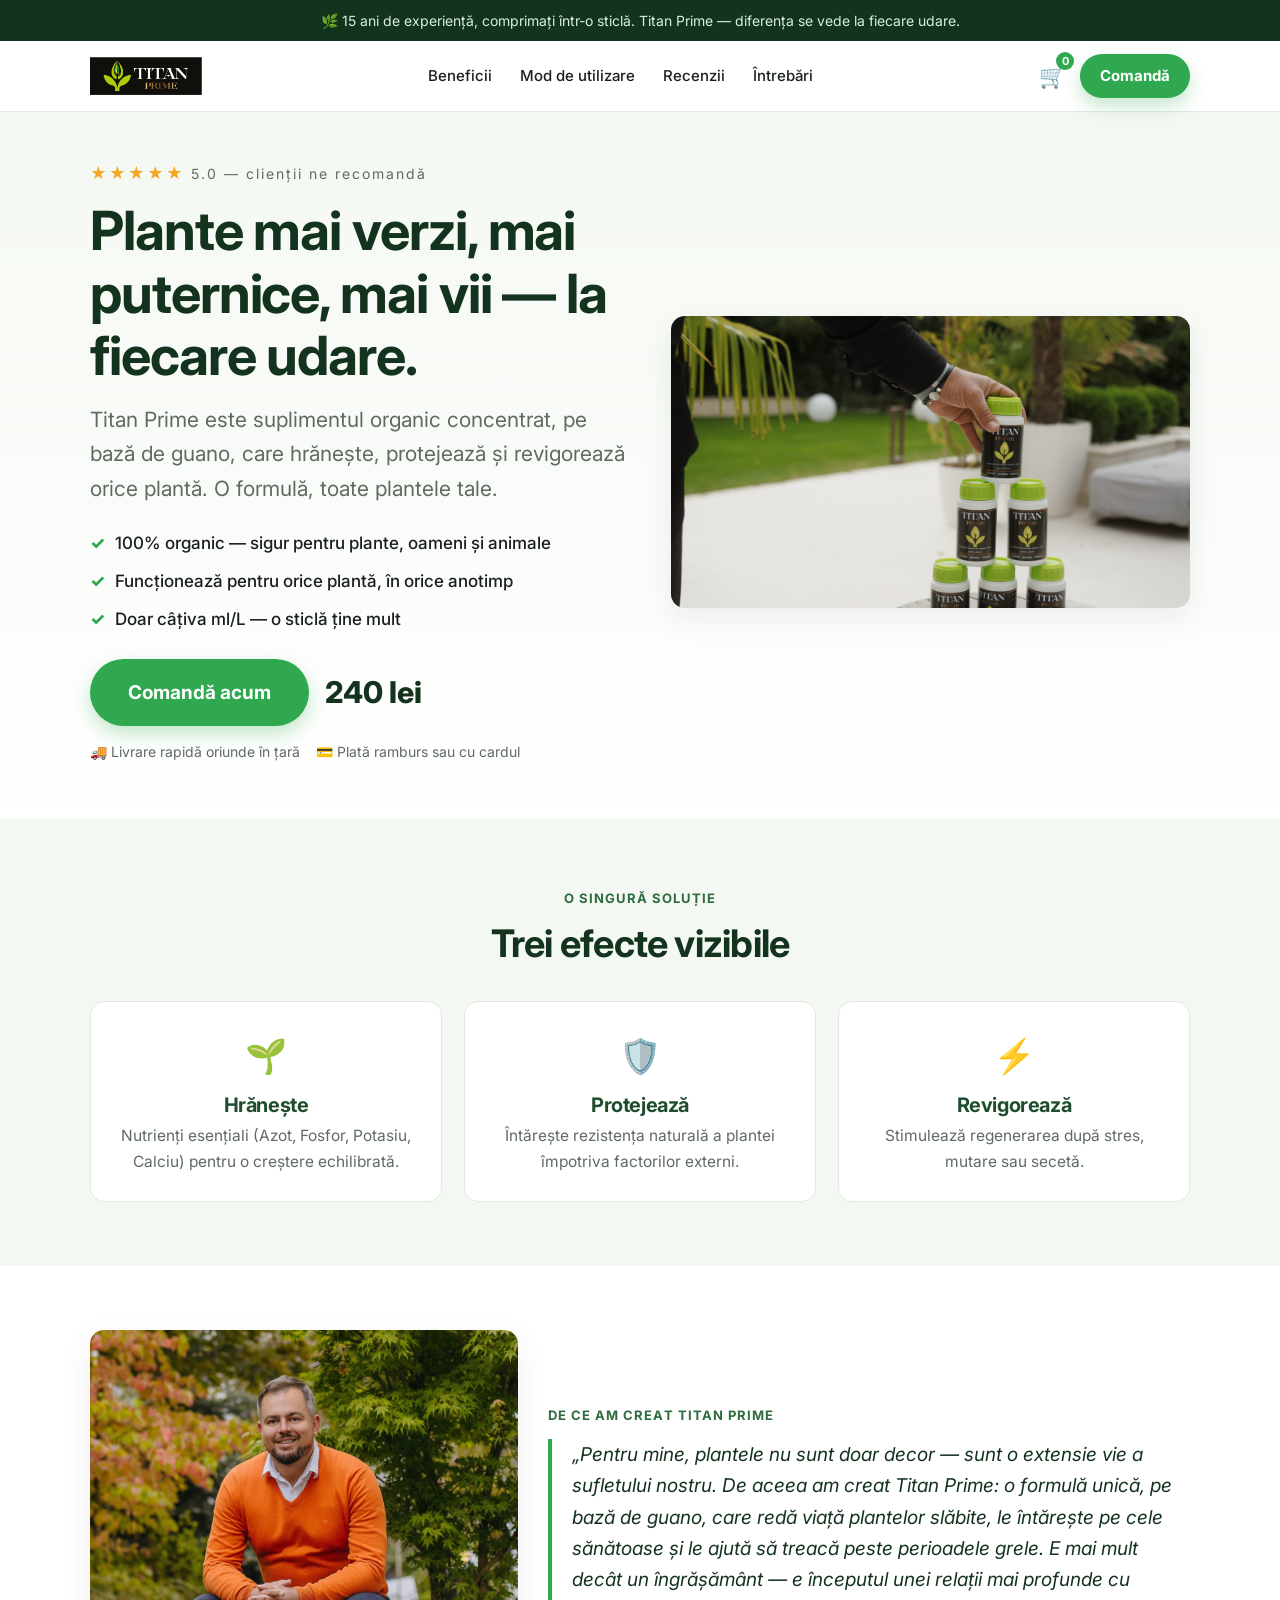
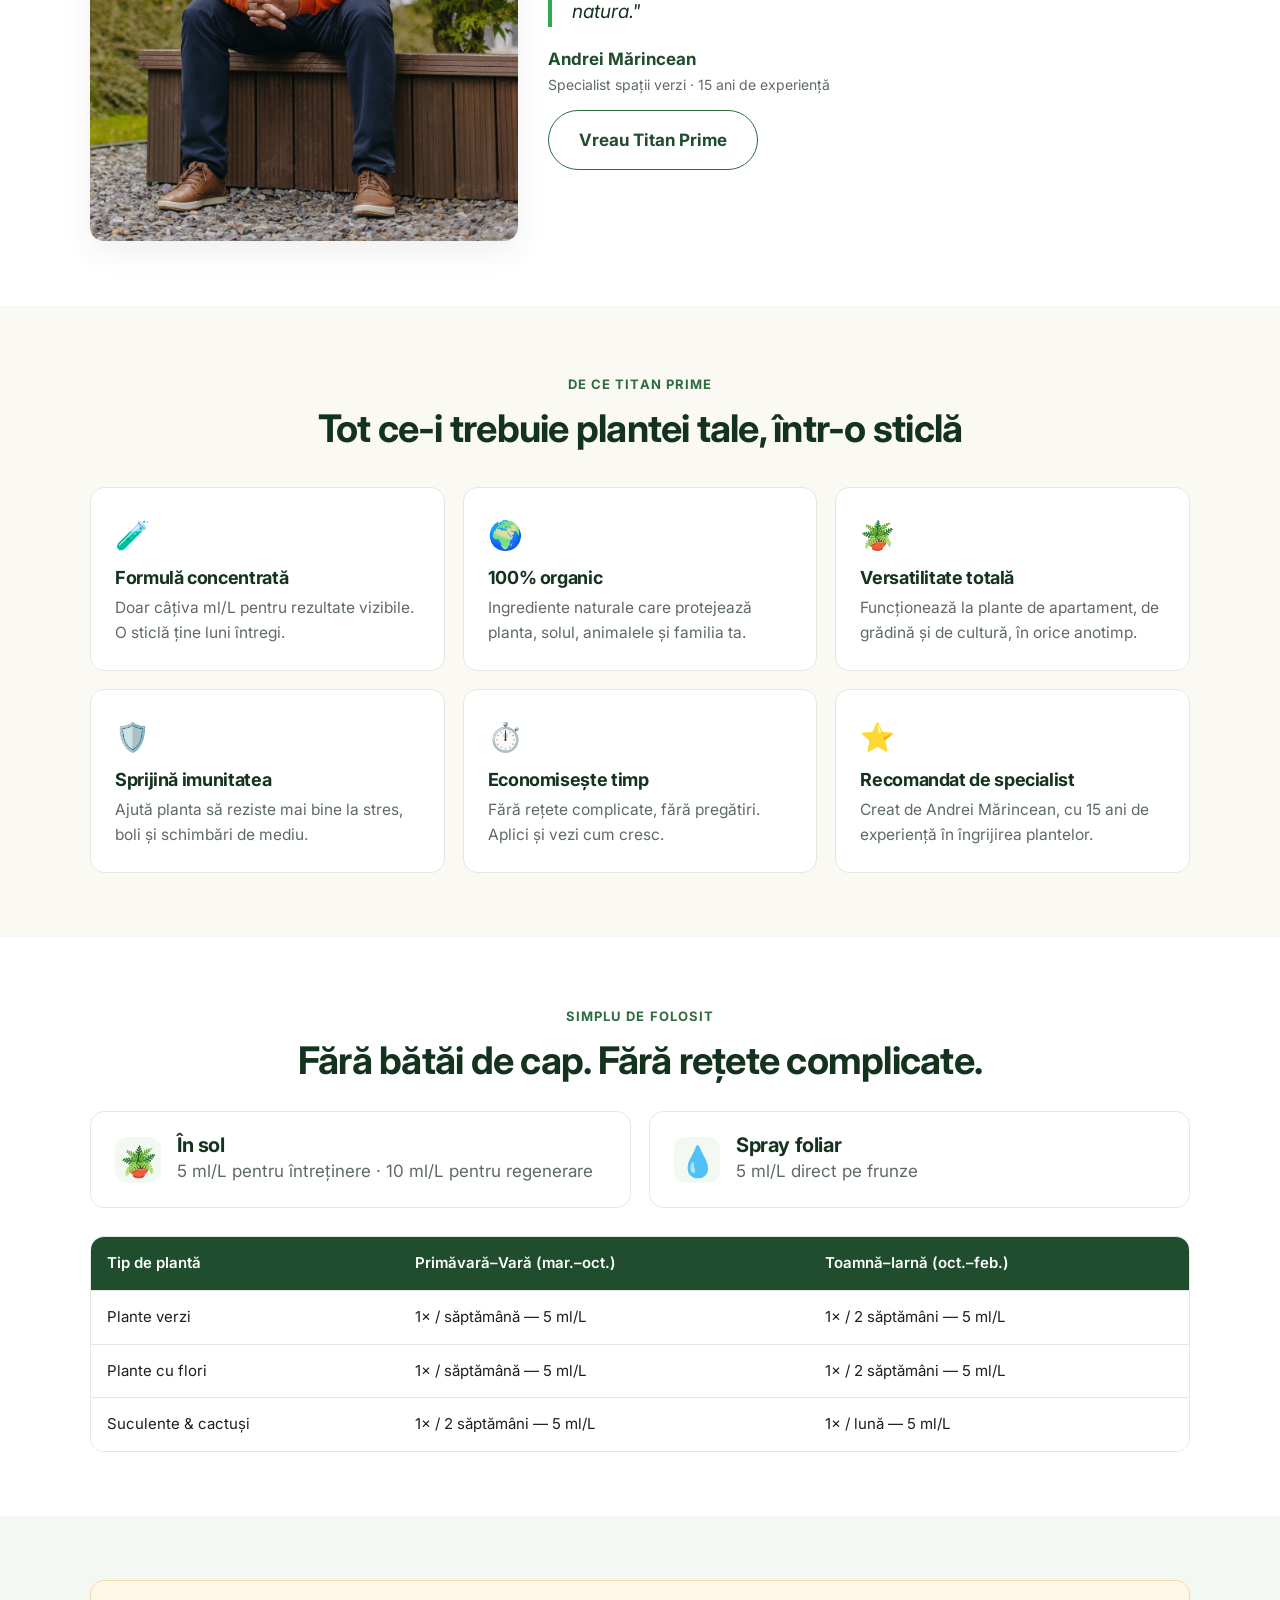
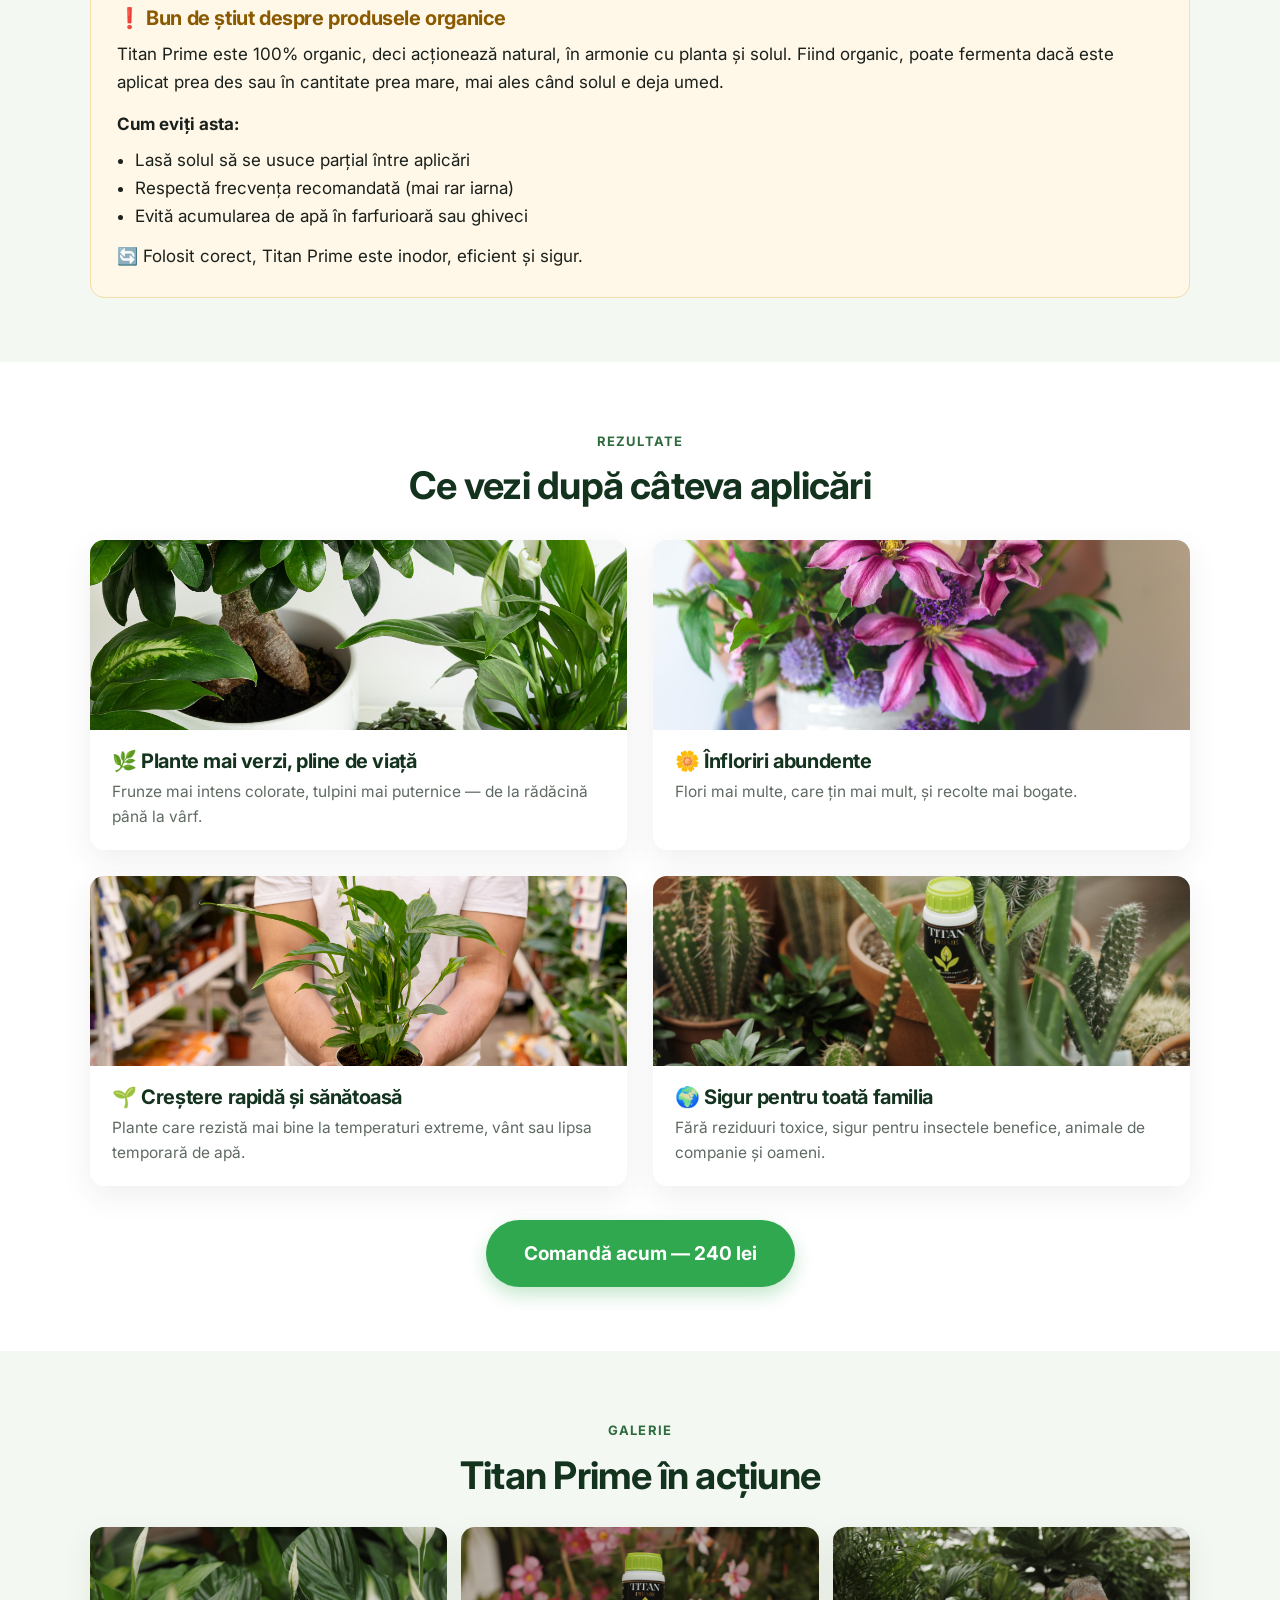
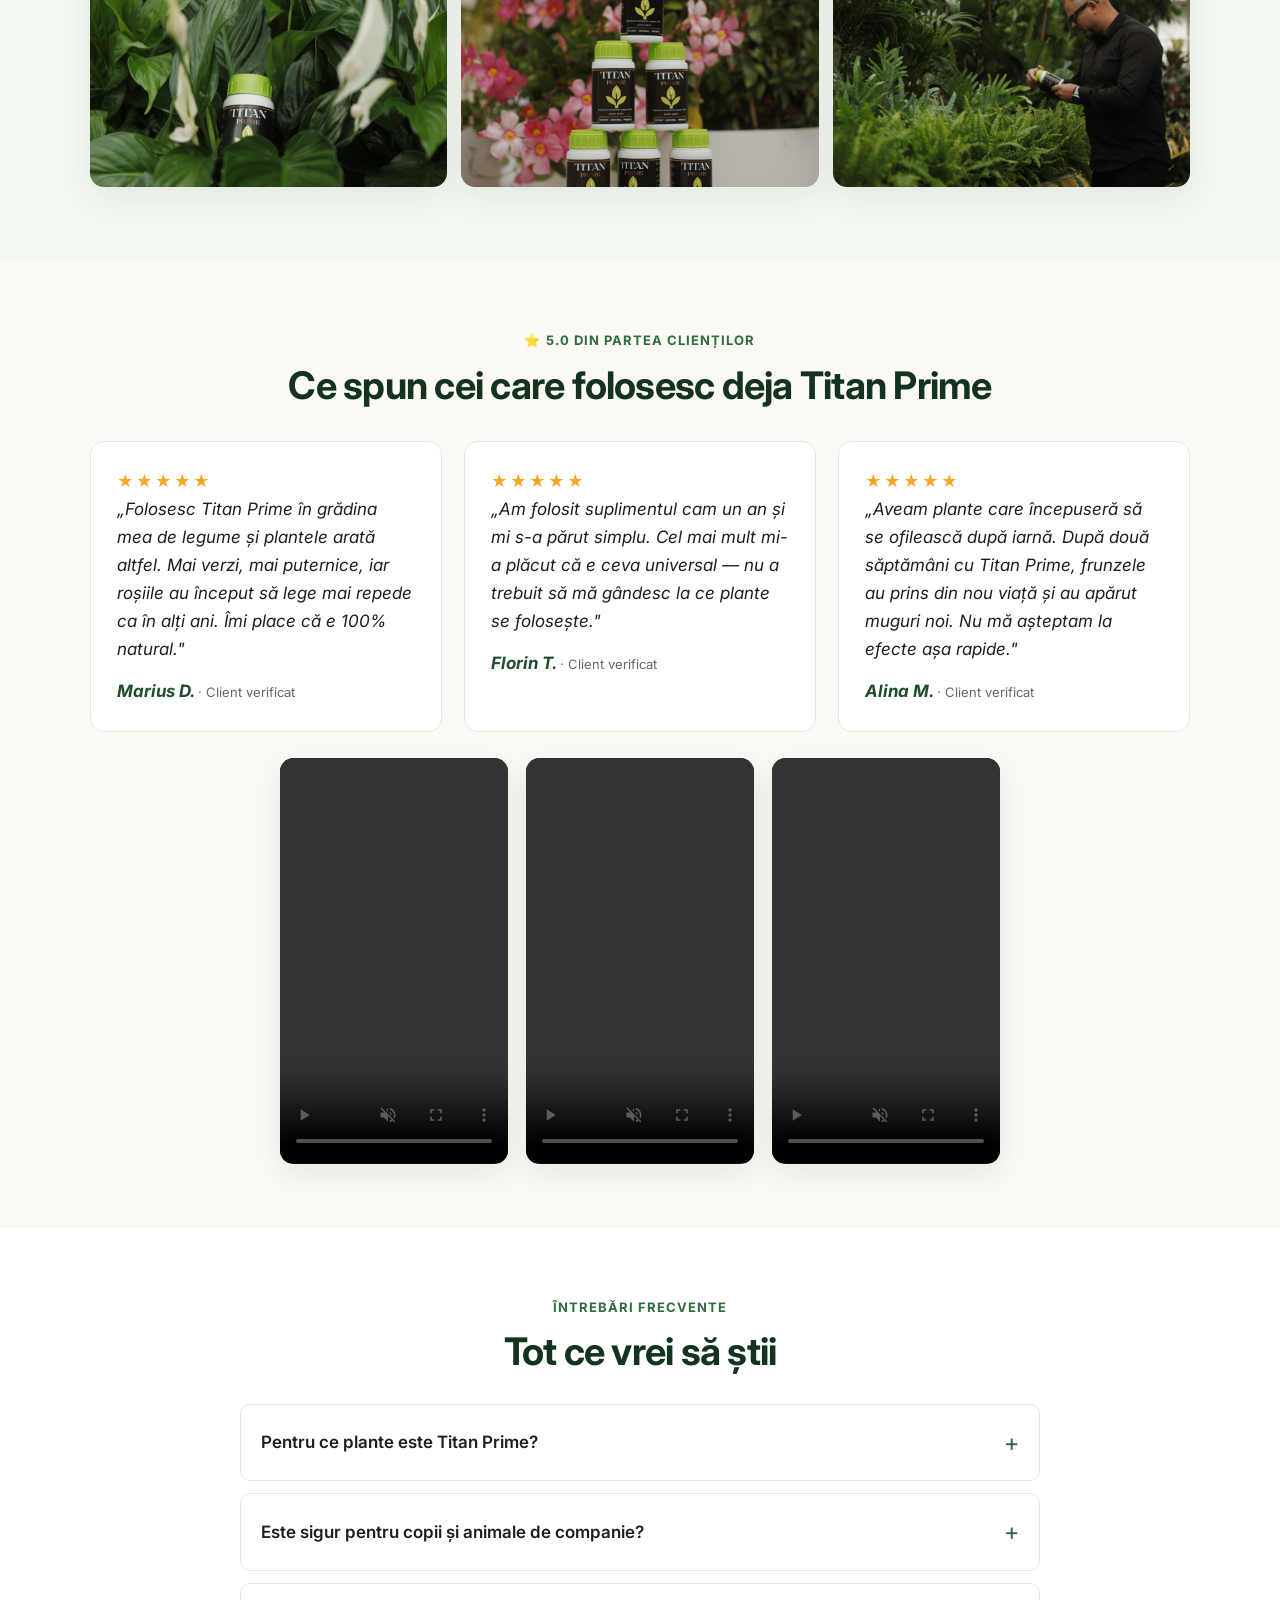
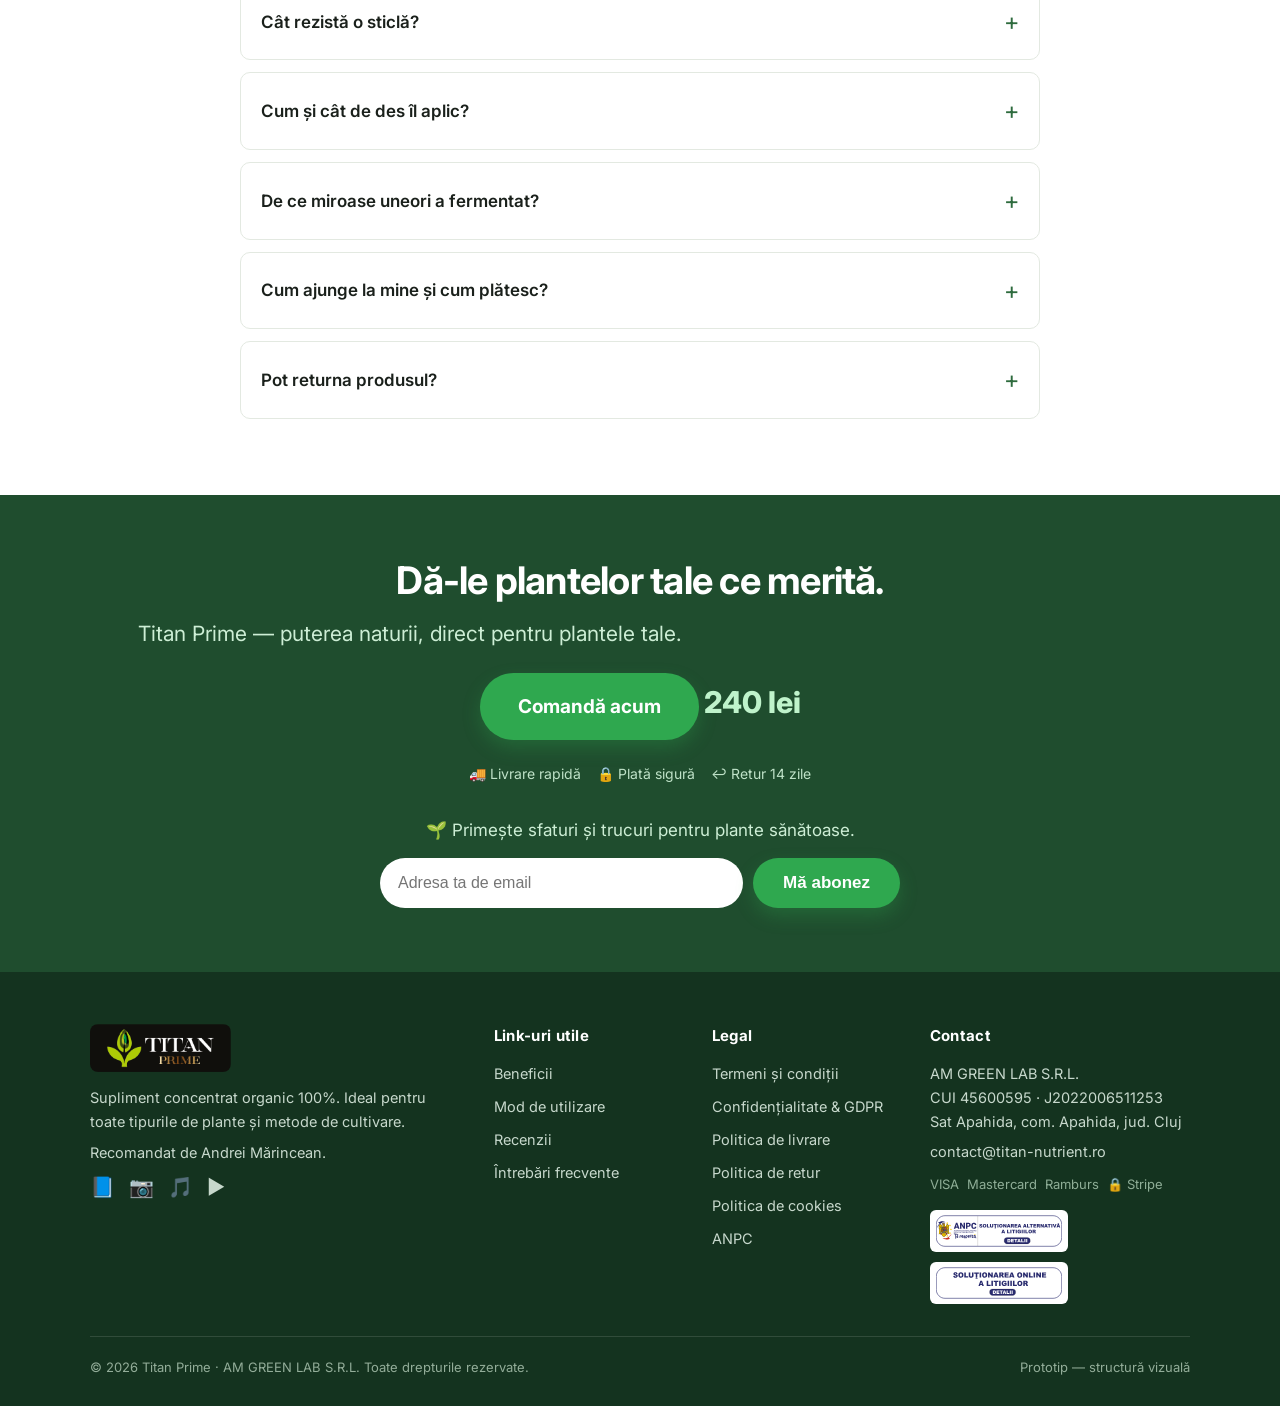
<file: index.html>
<!doctype html>
<html lang="ro">
<head>
  <meta charset="utf-8" />
  <meta name="viewport" content="width=device-width, initial-scale=1" />
  <title>Titan Prime — Supliment organic concentrat pentru plante | 100% natural</title>
  <meta name="description" content="Titan Prime, suplimentul organic pe bază de guano care hrănește, protejează și revigorează orice plantă. Recomandat de Andrei Mărincean. Livrare rapidă în toată țara." />
  <meta property="og:title" content="Titan Prime — puterea naturii, direct pentru plantele tale" />
  <meta property="og:description" content="Supliment organic concentrat 100%, pe bază de guano. Plante mai verzi, mai puternice, mai vii." />
  <meta property="og:image" content="assets/img/gallery-2.jpg" />
  <meta property="og:type" content="product" />
  <link rel="icon" href="data:image/svg+xml,%3Csvg xmlns='http://www.w3.org/2000/svg' viewBox='0 0 64 64'%3E%3Crect width='64' height='64' rx='14' fill='%231f4d2e'/%3E%3Ctext x='50%25' y='56%25' text-anchor='middle' font-family='Arial,sans-serif' font-size='30' font-weight='700' fill='%237bc043'%3ETP%3C/text%3E%3C/svg%3E" />
  <link rel="preconnect" href="https://fonts.googleapis.com" />
  <link rel="preconnect" href="https://fonts.gstatic.com" crossorigin />
  <link href="https://fonts.googleapis.com/css2?family=Inter:wght@400;500;600;700;800&display=swap" rel="stylesheet" />
  <link rel="stylesheet" href="assets/css/styles.css" />
</head>
<body>

  <!-- Announcement bar -->
  <div class="announce">🌿 15 ani de experiență, comprimați într-o sticlă. Titan Prime — diferența se vede la fiecare udare.</div>

  <!-- Header -->
  <header class="site-header">
    <div class="wrap">
      <a class="logo" href="index.html"><img src="assets/img/logo.png" alt="Titan Prime" /></a>
      <input type="checkbox" id="nav-toggle" class="nav-toggle-cb" hidden />
      <nav class="site-nav">
        <a href="#beneficii">Beneficii</a>
        <a href="#utilizare">Mod de utilizare</a>
        <a href="#recenzii">Recenzii</a>
        <a href="#faq">Întrebări</a>
      </nav>
      <div class="header-actions">
        <a class="cart-link" href="#" aria-label="Coș">🛒<span class="cart-count">0</span></a>
        <a class="btn" href="#comanda">Comandă</a>
        <label for="nav-toggle" class="nav-toggle" aria-label="Deschide meniul">☰</label>
      </div>
    </div>
  </header>

  <main>

    <!-- HERO -->
    <section class="hero" id="comanda">
      <div class="wrap">
        <div class="hero__copy">
          <div class="stars">★★★★★ <span style="color:var(--muted);font-size:14px;">5.0 — clienții ne recomandă</span></div>
          <h1>Plante mai verzi, mai puternice, mai vii — la fiecare udare.</h1>
          <p class="lead">Titan Prime este suplimentul organic concentrat, pe bază de guano, care hrănește, protejează și revigorează orice plantă. O formulă, toate plantele tale.</p>
          <ul class="hero__bullets">
            <li>100% organic — sigur pentru plante, oameni și animale</li>
            <li>Funcționează pentru orice plantă, în orice anotimp</li>
            <li>Doar câțiva ml/L — o sticlă ține mult</li>
          </ul>
          <div class="hero__cta">
            <a class="btn btn--lg" href="#comanda">Comandă acum</a>
            <span class="price">240 lei</span>
          </div>
          <div class="trust-row">
            <span>🚚 Livrare rapidă oriunde în țară</span>
            <span>💳 Plată ramburs sau cu cardul</span>
          </div>
        </div>
        <div class="hero__media">
          <img src="assets/img/gallery-2.jpg" alt="Titan Prime — supliment organic concentrat pentru plante" />
        </div>
      </div>
    </section>

    <!-- TRANSFORMATION / 3 benefits -->
    <section class="section section--soft">
      <div class="wrap center">
        <span class="eyebrow">O singură soluție</span>
        <h2>Trei efecte vizibile</h2>
        <div class="tri">
          <div class="tri__item">
            <div class="tri__icon">🌱</div>
            <h3>Hrănește</h3>
            <p>Nutrienți esențiali (Azot, Fosfor, Potasiu, Calciu) pentru o creștere echilibrată.</p>
          </div>
          <div class="tri__item">
            <div class="tri__icon">🛡️</div>
            <h3>Protejează</h3>
            <p>Întărește rezistența naturală a plantei împotriva factorilor externi.</p>
          </div>
          <div class="tri__item">
            <div class="tri__icon">⚡</div>
            <h3>Revigorează</h3>
            <p>Stimulează regenerarea după stres, mutare sau secetă.</p>
          </div>
        </div>
      </div>
    </section>

    <!-- FOUNDER -->
    <section class="section">
      <div class="wrap">
        <div class="founder">
          <img src="assets/img/andrei-founder.jpg" alt="Andrei Mărincean, specialist spații verzi" loading="lazy" />
          <div>
            <span class="eyebrow">De ce am creat Titan Prime</span>
            <blockquote>„Pentru mine, plantele nu sunt doar decor — sunt o extensie vie a sufletului nostru. De aceea am creat Titan Prime: o formulă unică, pe bază de guano, care redă viață plantelor slăbite, le întărește pe cele sănătoase și le ajută să treacă peste perioadele grele. E mai mult decât un îngrășământ — e începutul unei relații mai profunde cu natura."</blockquote>
            <p class="sign">Andrei Mărincean <span>Specialist spații verzi · 15 ani de experiență</span></p>
            <a class="btn btn--ghost" href="#comanda">Vreau Titan Prime</a>
          </div>
        </div>
      </div>
    </section>

    <!-- FEATURES -->
    <section class="section section--cream" id="beneficii">
      <div class="wrap center">
        <span class="eyebrow">De ce Titan Prime</span>
        <h2>Tot ce-i trebuie plantei tale, într-o sticlă</h2>
        <div class="features" style="text-align:left;">
          <div class="feature"><div class="feature__icon">🧪</div><h3>Formulă concentrată</h3><p>Doar câțiva ml/L pentru rezultate vizibile. O sticlă ține luni întregi.</p></div>
          <div class="feature"><div class="feature__icon">🌍</div><h3>100% organic</h3><p>Ingrediente naturale care protejează planta, solul, animalele și familia ta.</p></div>
          <div class="feature"><div class="feature__icon">🪴</div><h3>Versatilitate totală</h3><p>Funcționează la plante de apartament, de grădină și de cultură, în orice anotimp.</p></div>
          <div class="feature"><div class="feature__icon">🛡️</div><h3>Sprijină imunitatea</h3><p>Ajută planta să reziste mai bine la stres, boli și schimbări de mediu.</p></div>
          <div class="feature"><div class="feature__icon">⏱️</div><h3>Economisește timp</h3><p>Fără rețete complicate, fără pregătiri. Aplici și vezi cum cresc.</p></div>
          <div class="feature"><div class="feature__icon">⭐</div><h3>Recomandat de specialist</h3><p>Creat de Andrei Mărincean, cu 15 ani de experiență în îngrijirea plantelor.</p></div>
        </div>
      </div>
    </section>

    <!-- HOW TO USE -->
    <section class="section" id="utilizare">
      <div class="wrap">
        <div class="center">
          <span class="eyebrow">Simplu de folosit</span>
          <h2>Fără bătăi de cap. Fără rețete complicate.</h2>
        </div>
        <div class="usage-modes">
          <div class="usage-mode"><span class="ic ic--emoji">🪴</span><div><h3>În sol</h3><p style="margin:0;color:var(--muted);">5 ml/L pentru întreținere · 10 ml/L pentru regenerare</p></div></div>
          <div class="usage-mode"><span class="ic ic--emoji">💧</span><div><h3>Spray foliar</h3><p style="margin:0;color:var(--muted);">5 ml/L direct pe frunze</p></div></div>
        </div>
        <div class="table-wrap">
          <table>
            <thead>
              <tr><th>Tip de plantă</th><th>Primăvară–Vară (mar.–oct.)</th><th>Toamnă–Iarnă (oct.–feb.)</th></tr>
            </thead>
            <tbody>
              <tr><td>Plante verzi</td><td>1× / săptămână — 5 ml/L</td><td>1× / 2 săptămâni — 5 ml/L</td></tr>
              <tr><td>Plante cu flori</td><td>1× / săptămână — 5 ml/L</td><td>1× / 2 săptămâni — 5 ml/L</td></tr>
              <tr><td>Suculente & cactuși</td><td>1× / 2 săptămâni — 5 ml/L</td><td>1× / lună — 5 ml/L</td></tr>
            </tbody>
          </table>
        </div>
      </div>
    </section>

    <!-- NOTICE -->
    <section class="section section--soft">
      <div class="wrap">
        <div class="notice">
          <h3>❗ Bun de știut despre produsele organice</h3>
          <p>Titan Prime este 100% organic, deci acționează natural, în armonie cu planta și solul. Fiind organic, poate fermenta dacă este aplicat prea des sau în cantitate prea mare, mai ales când solul e deja umed.</p>
          <strong>Cum eviți asta:</strong>
          <ul>
            <li>Lasă solul să se usuce parțial între aplicări</li>
            <li>Respectă frecvența recomandată (mai rar iarna)</li>
            <li>Evită acumularea de apă în farfurioară sau ghiveci</li>
          </ul>
          <p style="margin:12px 0 0;">🔄 Folosit corect, Titan Prime este inodor, eficient și sigur.</p>
        </div>
      </div>
    </section>

    <!-- PROVEN BENEFITS -->
    <section class="section">
      <div class="wrap center">
        <span class="eyebrow">Rezultate</span>
        <h2>Ce vezi după câteva aplicări</h2>
        <div class="benefits-list" style="text-align:left;">
          <div class="benefit-card"><img src="assets/img/benefit-verzi.jpg" alt="Plante mai verzi" loading="lazy" /><div class="body"><h3>🌿 Plante mai verzi, pline de viață</h3><p>Frunze mai intens colorate, tulpini mai puternice — de la rădăcină până la vârf.</p></div></div>
          <div class="benefit-card"><img src="assets/img/benefit-flori.jpg" alt="Înfloriri abundente" loading="lazy" /><div class="body"><h3>🌼 Înfloriri abundente</h3><p>Flori mai multe, care țin mai mult, și recolte mai bogate.</p></div></div>
          <div class="benefit-card"><img src="assets/img/benefit-crestere.jpg" alt="Creștere rapidă" loading="lazy" /><div class="body"><h3>🌱 Creștere rapidă și sănătoasă</h3><p>Plante care rezistă mai bine la temperaturi extreme, vânt sau lipsa temporară de apă.</p></div></div>
          <div class="benefit-card"><img src="assets/img/gallery-3.jpg" alt="Sigur pentru familie" loading="lazy" /><div class="body"><h3>🌍 Sigur pentru toată familia</h3><p>Fără reziduuri toxice, sigur pentru insectele benefice, animale de companie și oameni.</p></div></div>
        </div>
        <div style="margin-top:34px;"><a class="btn btn--lg" href="#comanda">Comandă acum — 240 lei</a></div>
      </div>
    </section>

    <!-- GALLERY STRIP -->
    <section class="section section--soft">
      <div class="wrap center">
        <span class="eyebrow">Galerie</span>
        <h2>Titan Prime în acțiune</h2>
        <div class="gallery-strip">
          <img src="assets/img/gallery-5.jpg" alt="Plante îngrijite cu Titan Prime" loading="lazy" />
          <img src="assets/img/gallery-1.jpg" alt="Sticle Titan Prime, pe fundal de flori" loading="lazy" />
          <img src="assets/img/gallery-4.jpg" alt="Rezultate Titan Prime" loading="lazy" />
        </div>
      </div>
    </section>

    <!-- TESTIMONIALS -->
    <section class="section section--cream" id="recenzii">
      <div class="wrap center">
        <span class="eyebrow">⭐ 5.0 din partea clienților</span>
        <h2>Ce spun cei care folosesc deja Titan Prime</h2>
        <div class="reviews" style="text-align:left;">
          <div class="review">
            <div class="stars">★★★★★</div>
            <p>„Folosesc Titan Prime în grădina mea de legume și plantele arată altfel. Mai verzi, mai puternice, iar roșiile au început să lege mai repede ca în alți ani. Îmi place că e 100% natural."</p>
            <p class="who">Marius D. <span>· Client verificat</span></p>
          </div>
          <div class="review">
            <div class="stars">★★★★★</div>
            <p>„Am folosit suplimentul cam un an și mi s-a părut simplu. Cel mai mult mi-a plăcut că e ceva universal — nu a trebuit să mă gândesc la ce plante se folosește."</p>
            <p class="who">Florin T. <span>· Client verificat</span></p>
          </div>
          <div class="review">
            <div class="stars">★★★★★</div>
            <p>„Aveam plante care începuseră să se ofilească după iarnă. După două săptămâni cu Titan Prime, frunzele au prins din nou viață și au apărut muguri noi. Nu mă așteptam la efecte așa rapide."</p>
            <p class="who">Alina M. <span>· Client verificat</span></p>
          </div>
        </div>
        <!-- Video testimoniale reale -->
        <div class="video-row">
          <video class="video-item" controls preload="metadata" muted playsinline src="https://shop.andreimarincean.ro/wp-content/uploads/2025/05/VID-20251214-WA0001.mp4#t=0.2"></video>
          <video class="video-item" controls preload="metadata" muted playsinline src="https://shop.andreimarincean.ro/wp-content/uploads/2026/02/Recenzie-Andrei-Marincean-landscape.mp4#t=0.2"></video>
          <video class="video-item" controls preload="metadata" muted playsinline src="https://shop.andreimarincean.ro/wp-content/uploads/2025/10/reel-scurt-converted.mp4#t=1"></video>
        </div>
      </div>
    </section>

    <!-- FAQ -->
    <section class="section" id="faq">
      <div class="wrap center">
        <span class="eyebrow">Întrebări frecvente</span>
        <h2>Tot ce vrei să știi</h2>
        <div class="faq" style="text-align:left;">
          <details><summary>Pentru ce plante este Titan Prime?</summary><p>Pentru toate — plante de apartament, de grădină, de cultură, plante verzi, cu flori, suculente și cactuși.</p></details>
          <details><summary>Este sigur pentru copii și animale de companie?</summary><p>Da. Titan Prime este 100% organic, fără reziduuri toxice, sigur pentru oameni, animale și insectele benefice — folosit conform indicațiilor.</p></details>
          <details><summary>Cât rezistă o sticlă?</summary><p>Mult. Formula e concentrată — ai nevoie de doar câțiva ml/L per aplicare.</p></details>
          <details><summary>Cum și cât de des îl aplic?</summary><p>În sol (5 ml/L întreținere, 10 ml/L regenerare) sau ca spray foliar (5 ml/L). Frecvența variază pe anotimp — vezi tabelul de mai sus.</p></details>
          <details><summary>De ce miroase uneori a fermentat?</summary><p>Pentru că e organic. Apare doar dacă aplici prea des sau pe sol prea umed. Respectă frecvența și lasă solul să se usuce parțial între aplicări.</p></details>
          <details><summary>Cum ajunge la mine și cum plătesc?</summary><p>Livrare rapidă oriunde în țară, prin curier. Plătești ramburs (la livrare) sau cu cardul.</p></details>
          <details><summary>Pot returna produsul?</summary><p>Da, ai 14 zile de retragere conform legii. Vezi <a href="politica-de-retur.html">Politica de retur</a>.</p></details>
        </div>
      </div>
    </section>

    <!-- FINAL CTA + NEWSLETTER -->
    <section class="section section--green">
      <div class="wrap final-cta">
        <h2>Dă-le plantelor tale ce merită.</h2>
        <p class="lead" style="color:#cdeed5;">Titan Prime — puterea naturii, direct pentru plantele tale.</p>
        <div style="margin:22px 0;"><a class="btn btn--lg" href="#comanda">Comandă acum</a> <span class="price">240 lei</span></div>
        <div class="trust-row" style="justify-content:center;color:#bfe2c8;">
          <span>🚚 Livrare rapidă</span><span>🔒 Plată sigură</span><span>↩️ Retur 14 zile</span>
        </div>
        <div class="newsletter">
          <p style="color:#cdeed5;margin-top:30px;">🌱 Primește sfaturi și trucuri pentru plante sănătoase.</p>
          <form onsubmit="return false;">
            <input type="email" placeholder="Adresa ta de email" aria-label="Email" />
            <button class="btn" type="submit">Mă abonez</button>
          </form>
        </div>
      </div>
    </section>

  </main>

  <!-- FOOTER -->
  <footer class="site-footer">
    <div class="wrap">
      <div class="footer-grid">
        <div>
          <div class="footer-logo"><img src="assets/img/logo.png" alt="Titan Prime" /></div>
          <p style="margin:0;">Supliment concentrat organic 100%. Ideal pentru toate tipurile de plante și metode de cultivare.</p>
          <p style="margin:8px 0 0;">Recomandat de Andrei Mărincean.</p>
          <div class="socials"><a href="#" aria-label="Facebook">📘</a><a href="#" aria-label="Instagram">📷</a><a href="#" aria-label="TikTok">🎵</a><a href="#" aria-label="YouTube">▶️</a></div>
        </div>
        <div>
          <h4>Link-uri utile</h4>
          <ul>
            <li><a href="#beneficii">Beneficii</a></li>
            <li><a href="#utilizare">Mod de utilizare</a></li>
            <li><a href="#recenzii">Recenzii</a></li>
            <li><a href="#faq">Întrebări frecvente</a></li>
          </ul>
        </div>
        <div>
          <h4>Legal</h4>
          <ul>
            <li><a href="termeni-si-conditii.html">Termeni și condiții</a></li>
            <li><a href="politica-de-confidentialitate-si-gdpr.html">Confidențialitate & GDPR</a></li>
            <li><a href="politica-de-livrare.html">Politica de livrare</a></li>
            <li><a href="politica-de-retur.html">Politica de retur</a></li>
            <li><a href="politica-de-cookies.html">Politica de cookies</a></li>
            <li><a href="https://anpc.ro/" target="_blank" rel="noopener">ANPC</a></li>
          </ul>
        </div>
        <div>
          <h4>Contact</h4>
          <p style="margin:0 0 6px;">AM GREEN LAB S.R.L.<br>CUI 45600595 · J2022006511253<br>Sat Apahida, com. Apahida, jud. Cluj</p>
          <p style="margin:0;"><a href="mailto:contact@titan-nutrient.ro">contact@titan-nutrient.ro</a></p>
          <div class="pay-icons"><span>VISA</span><span>Mastercard</span><span>Ramburs</span><span>🔒 Stripe</span></div>
          <div class="anpc-badges">
            <a href="https://anpc.ro/ce-este-sal/" target="_blank" rel="noopener" aria-label="ANPC — Soluționarea Alternativă a Litigiilor"><img src="assets/img/anpc-sal.svg" alt="ANPC SAL" loading="lazy" /></a>
            <a href="https://ec.europa.eu/consumers/odr" target="_blank" rel="noopener" aria-label="Soluționarea Online a Litigiilor"><img src="assets/img/anpc-sol.svg" alt="ANPC SOL" loading="lazy" /></a>
          </div>
        </div>
      </div>
      <div class="footer-legal">
        <span>© 2026 Titan Prime · AM GREEN LAB S.R.L. Toate drepturile rezervate.</span>
        <span>Prototip — structură vizuală</span>
      </div>
    </div>
  </footer>

  <!-- Sticky mobile order bar -->
  <div class="mobile-bar">
    <div class="mb-info">
      <span class="mb-name">Titan Prime</span>
      <span class="mb-price">240 lei</span>
    </div>
    <a class="btn" href="#comanda">Comandă acum</a>
  </div>

  <script>
    // Scroll-reveal: fade-in section content as it enters the viewport
    (function () {
      var targets = document.querySelectorAll('main .section > .wrap, .hero .wrap');
      targets.forEach(function (el) { el.classList.add('reveal'); });
      if (!('IntersectionObserver' in window)) {
        targets.forEach(function (el) { el.classList.add('is-visible'); });
        return;
      }
      var io = new IntersectionObserver(function (entries) {
        entries.forEach(function (e) {
          if (e.isIntersecting) { e.target.classList.add('is-visible'); io.unobserve(e.target); }
        });
      }, { threshold: 0.12 });
      targets.forEach(function (el) { io.observe(el); });
    })();
  </script>

</body>
</html>
</file>
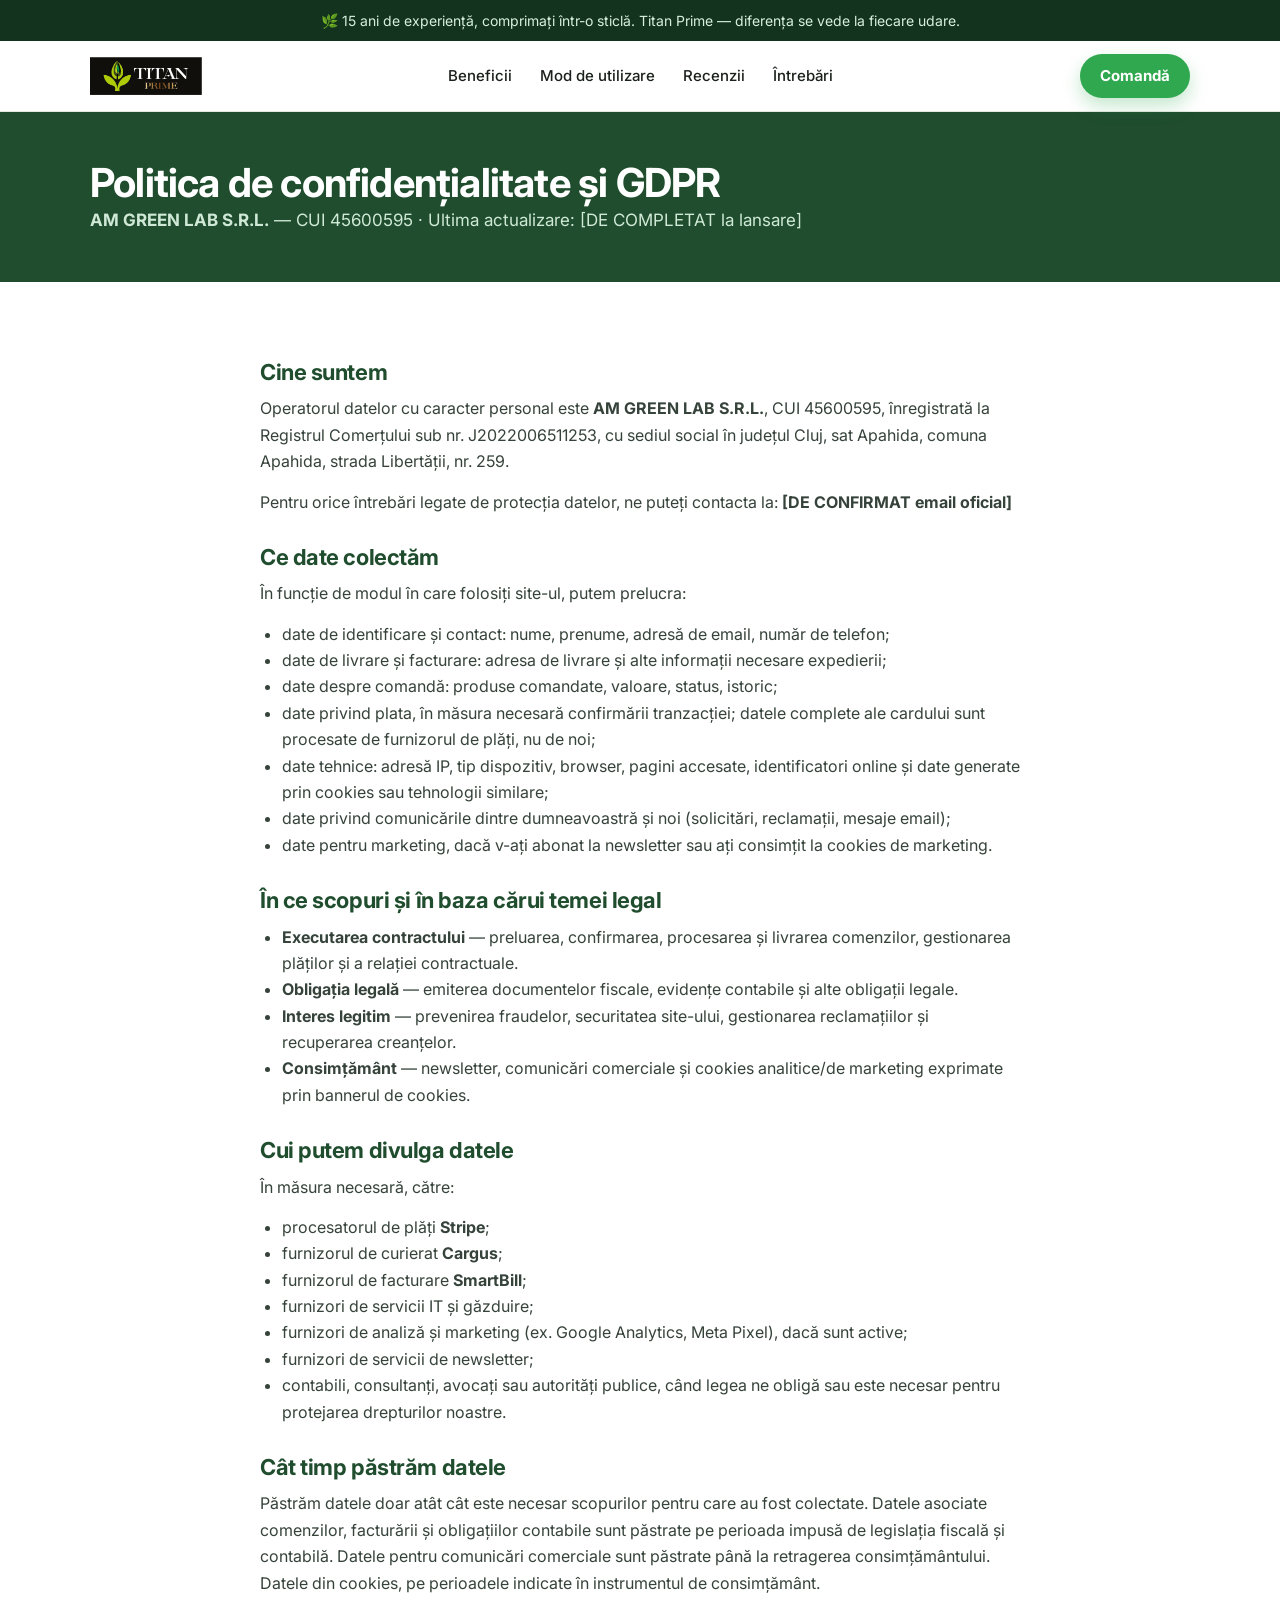
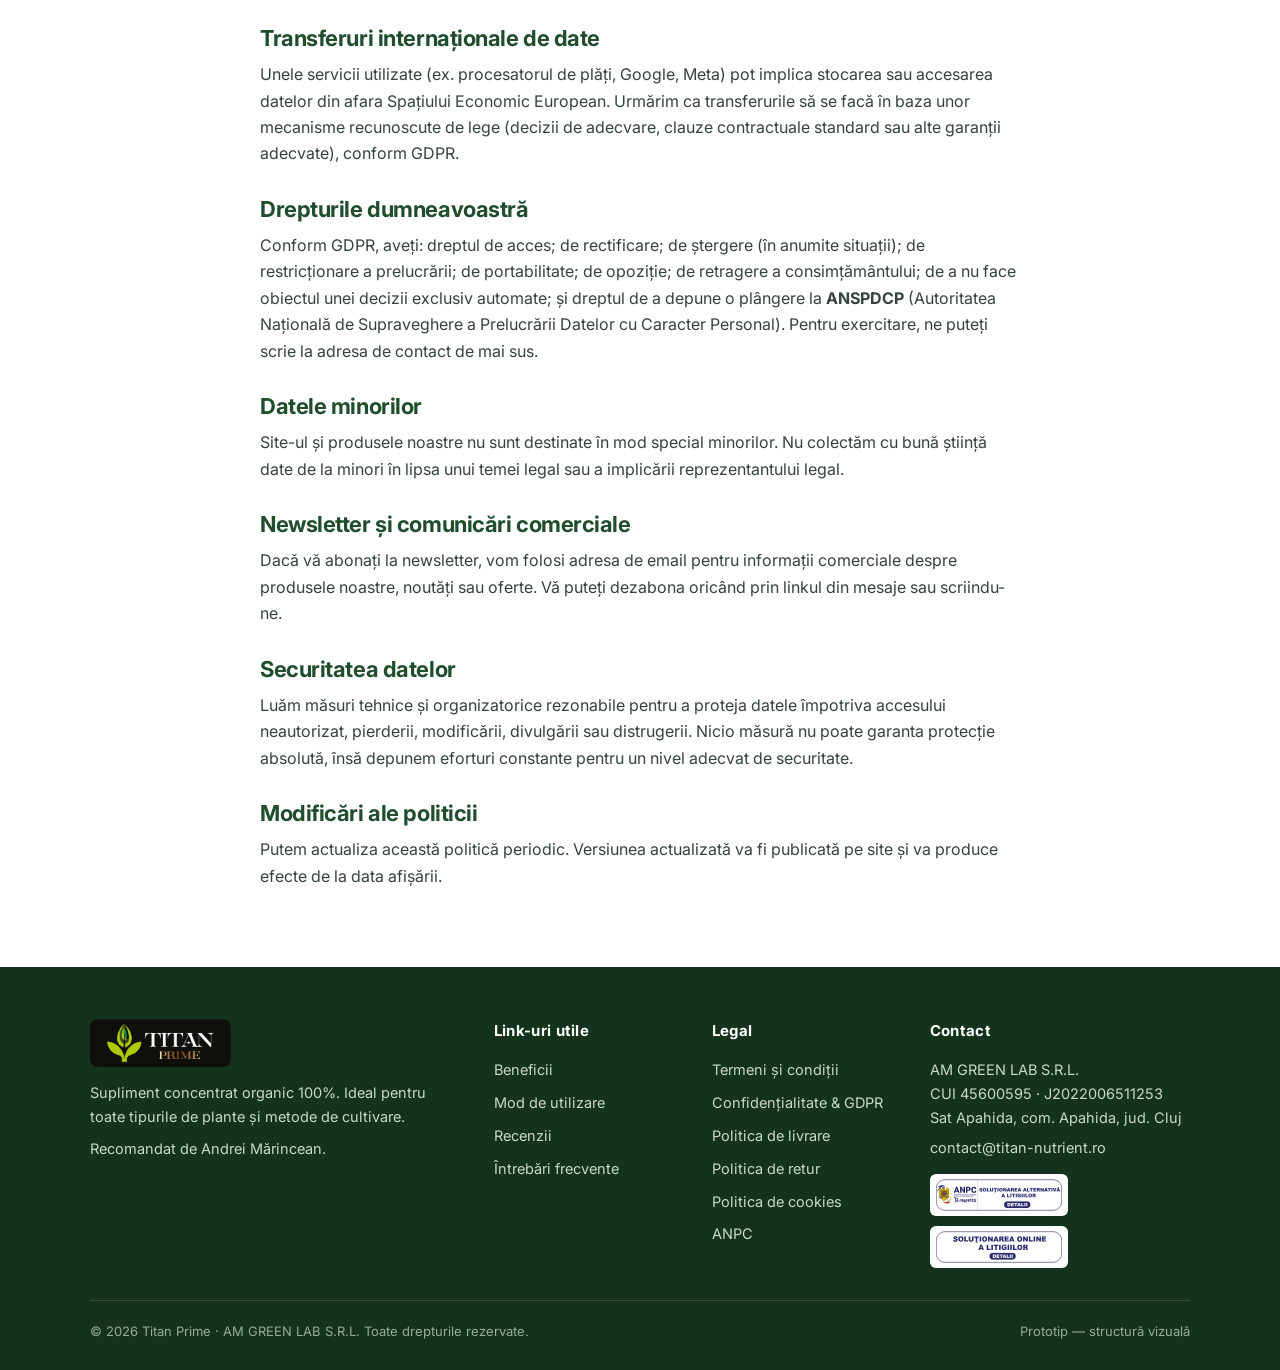
<file: politica-de-confidentialitate-si-gdpr.html>
<!doctype html>
<html lang="ro">
<head>
  <meta charset="utf-8" />
  <meta name="viewport" content="width=device-width, initial-scale=1" />
  <title>Politica de confidențialitate și GDPR — Titan Prime</title>
  <meta name="description" content="Politica de confidențialitate și GDPR — Titan Prime, AM GREEN LAB S.R.L." />
  <link rel="icon" href="data:image/svg+xml,%3Csvg xmlns='http://www.w3.org/2000/svg' viewBox='0 0 64 64'%3E%3Crect width='64' height='64' rx='14' fill='%231f4d2e'/%3E%3Ctext x='50%25' y='56%25' text-anchor='middle' font-family='Arial,sans-serif' font-size='30' font-weight='700' fill='%237bc043'%3ETP%3C/text%3E%3C/svg%3E" />
  <link rel="preconnect" href="https://fonts.googleapis.com" />
  <link rel="preconnect" href="https://fonts.gstatic.com" crossorigin />
  <link href="https://fonts.googleapis.com/css2?family=Inter:wght@400;500;600;700;800&display=swap" rel="stylesheet" />
  <link rel="stylesheet" href="assets/css/styles.css" />
</head>
<body>
  <div class="announce">🌿 15 ani de experiență, comprimați într-o sticlă. Titan Prime — diferența se vede la fiecare udare.</div>
  <header class="site-header">
    <div class="wrap">
      <a class="logo" href="index.html"><img src="assets/img/logo.png" alt="Titan Prime" /></a>
      <input type="checkbox" id="nav-toggle" class="nav-toggle-cb" hidden />
      <nav class="site-nav">
        <a href="index.html#beneficii">Beneficii</a>
        <a href="index.html#utilizare">Mod de utilizare</a>
        <a href="index.html#recenzii">Recenzii</a>
        <a href="index.html#faq">Întrebări</a>
      </nav>
      <div class="header-actions">
        <a class="btn" href="index.html#comanda">Comandă</a>
        <label for="nav-toggle" class="nav-toggle" aria-label="Deschide meniul">☰</label>
      </div>
    </div>
  </header>

  <section class="legal-hero">
    <div class="wrap">
      <h1>Politica de confidențialitate și GDPR</h1>
      <p><strong>AM GREEN LAB S.R.L.</strong> — CUI 45600595 · Ultima actualizare: [DE COMPLETAT la lansare]</p>
    </div>
  </section>
  <main>
    <div class="legal-body wrap">
        <h2>Cine suntem</h2>
        <p>Operatorul datelor cu caracter personal este <strong>AM GREEN LAB S.R.L.</strong>, CUI 45600595, înregistrată la Registrul Comerțului sub nr. J2022006511253, cu sediul social în județul Cluj, sat Apahida, comuna Apahida, strada Libertății, nr. 259.</p>
        <p>Pentru orice întrebări legate de protecția datelor, ne puteți contacta la: <strong>[DE CONFIRMAT email oficial]</strong></p>
        <h2>Ce date colectăm</h2>
        <p>În funcție de modul în care folosiți site-ul, putem prelucra:</p>
        <ul>
        <li>date de identificare și contact: nume, prenume, adresă de email, număr de telefon;</li>
        <li>date de livrare și facturare: adresa de livrare și alte informații necesare expedierii;</li>
        <li>date despre comandă: produse comandate, valoare, status, istoric;</li>
        <li>date privind plata, în măsura necesară confirmării tranzacției; datele complete ale cardului sunt procesate de furnizorul de plăți, nu de noi;</li>
        <li>date tehnice: adresă IP, tip dispozitiv, browser, pagini accesate, identificatori online și date generate prin cookies sau tehnologii similare;</li>
        <li>date privind comunicările dintre dumneavoastră și noi (solicitări, reclamații, mesaje email);</li>
        <li>date pentru marketing, dacă v-ați abonat la newsletter sau ați consimțit la cookies de marketing.</li>
        </ul>
        <h2>În ce scopuri și în baza cărui temei legal</h2>
        <ul>
        <li><strong>Executarea contractului</strong> — preluarea, confirmarea, procesarea și livrarea comenzilor, gestionarea plăților și a relației contractuale.</li>
        <li><strong>Obligația legală</strong> — emiterea documentelor fiscale, evidențe contabile și alte obligații legale.</li>
        <li><strong>Interes legitim</strong> — prevenirea fraudelor, securitatea site-ului, gestionarea reclamațiilor și recuperarea creanțelor.</li>
        <li><strong>Consimțământ</strong> — newsletter, comunicări comerciale și cookies analitice/de marketing exprimate prin bannerul de cookies.</li>
        </ul>
        <h2>Cui putem divulga datele</h2>
        <p>În măsura necesară, către:</p>
        <ul>
        <li>procesatorul de plăți <strong>Stripe</strong>;</li>
        <li>furnizorul de curierat <strong>Cargus</strong>;</li>
        <li>furnizorul de facturare <strong>SmartBill</strong>;</li>
        <li>furnizori de servicii IT și găzduire;</li>
        <li>furnizori de analiză și marketing (ex. Google Analytics, Meta Pixel), dacă sunt active;</li>
        <li>furnizori de servicii de newsletter;</li>
        <li>contabili, consultanți, avocați sau autorități publice, când legea ne obligă sau este necesar pentru protejarea drepturilor noastre.</li>
        </ul>
        <h2>Cât timp păstrăm datele</h2>
        <p>Păstrăm datele doar atât cât este necesar scopurilor pentru care au fost colectate. Datele asociate comenzilor, facturării și obligațiilor contabile sunt păstrate pe perioada impusă de legislația fiscală și contabilă. Datele pentru comunicări comerciale sunt păstrate până la retragerea consimțământului. Datele din cookies, pe perioadele indicate în instrumentul de consimțământ.</p>
        <h2>Transferuri internaționale de date</h2>
        <p>Unele servicii utilizate (ex. procesatorul de plăți, Google, Meta) pot implica stocarea sau accesarea datelor din afara Spațiului Economic European. Urmărim ca transferurile să se facă în baza unor mecanisme recunoscute de lege (decizii de adecvare, clauze contractuale standard sau alte garanții adecvate), conform GDPR.</p>
        <h2>Drepturile dumneavoastră</h2>
        <p>Conform GDPR, aveți: dreptul de acces; de rectificare; de ștergere (în anumite situații); de restricționare a prelucrării; de portabilitate; de opoziție; de retragere a consimțământului; de a nu face obiectul unei decizii exclusiv automate; și dreptul de a depune o plângere la <strong>ANSPDCP</strong> (Autoritatea Națională de Supraveghere a Prelucrării Datelor cu Caracter Personal). Pentru exercitare, ne puteți scrie la adresa de contact de mai sus.</p>
        <h2>Datele minorilor</h2>
        <p>Site-ul și produsele noastre nu sunt destinate în mod special minorilor. Nu colectăm cu bună știință date de la minori în lipsa unui temei legal sau a implicării reprezentantului legal.</p>
        <h2>Newsletter și comunicări comerciale</h2>
        <p>Dacă vă abonați la newsletter, vom folosi adresa de email pentru informații comerciale despre produsele noastre, noutăți sau oferte. Vă puteți dezabona oricând prin linkul din mesaje sau scriindu-ne.</p>
        <h2>Securitatea datelor</h2>
        <p>Luăm măsuri tehnice și organizatorice rezonabile pentru a proteja datele împotriva accesului neautorizat, pierderii, modificării, divulgării sau distrugerii. Nicio măsură nu poate garanta protecție absolută, însă depunem eforturi constante pentru un nivel adecvat de securitate.</p>
        <h2>Modificări ale politicii</h2>
        <p>Putem actualiza această politică periodic. Versiunea actualizată va fi publicată pe site și va produce efecte de la data afișării.</p>
    </div>
  </main>
  <footer class="site-footer">
    <div class="wrap">
      <div class="footer-grid">
        <div>
          <div class="footer-logo"><img src="assets/img/logo.png" alt="Titan Prime" /></div>
          <p style="margin:0;">Supliment concentrat organic 100%. Ideal pentru toate tipurile de plante și metode de cultivare.</p>
          <p style="margin:8px 0 0;">Recomandat de Andrei Mărincean.</p>
        </div>
        <div>
          <h4>Link-uri utile</h4>
          <ul>
            <li><a href="index.html#beneficii">Beneficii</a></li>
            <li><a href="index.html#utilizare">Mod de utilizare</a></li>
            <li><a href="index.html#recenzii">Recenzii</a></li>
            <li><a href="index.html#faq">Întrebări frecvente</a></li>
          </ul>
        </div>
        <div>
          <h4>Legal</h4>
          <ul>
            <li><a href="termeni-si-conditii.html">Termeni și condiții</a></li>
            <li><a href="politica-de-confidentialitate-si-gdpr.html">Confidențialitate & GDPR</a></li>
            <li><a href="politica-de-livrare.html">Politica de livrare</a></li>
            <li><a href="politica-de-retur.html">Politica de retur</a></li>
            <li><a href="politica-de-cookies.html">Politica de cookies</a></li>
            <li><a href="https://anpc.ro/" target="_blank" rel="noopener">ANPC</a></li>
          </ul>
        </div>
        <div>
          <h4>Contact</h4>
          <p style="margin:0 0 6px;">AM GREEN LAB S.R.L.<br>CUI 45600595 · J2022006511253<br>Sat Apahida, com. Apahida, jud. Cluj</p>
          <p style="margin:0;"><a href="mailto:contact@titan-nutrient.ro">contact@titan-nutrient.ro</a></p>
          <div class="anpc-badges">
            <a href="https://anpc.ro/ce-este-sal/" target="_blank" rel="noopener" aria-label="ANPC — Soluționarea Alternativă a Litigiilor"><img src="assets/img/anpc-sal.svg" alt="ANPC SAL" loading="lazy" /></a>
            <a href="https://ec.europa.eu/consumers/odr" target="_blank" rel="noopener" aria-label="Soluționarea Online a Litigiilor"><img src="assets/img/anpc-sol.svg" alt="ANPC SOL" loading="lazy" /></a>
          </div>
        </div>
      </div>
      <div class="footer-legal">
        <span>© 2026 Titan Prime · AM GREEN LAB S.R.L. Toate drepturile rezervate.</span>
        <span>Prototip — structură vizuală</span>
      </div>
    </div>
  </footer>

</body>
</html>
</file>
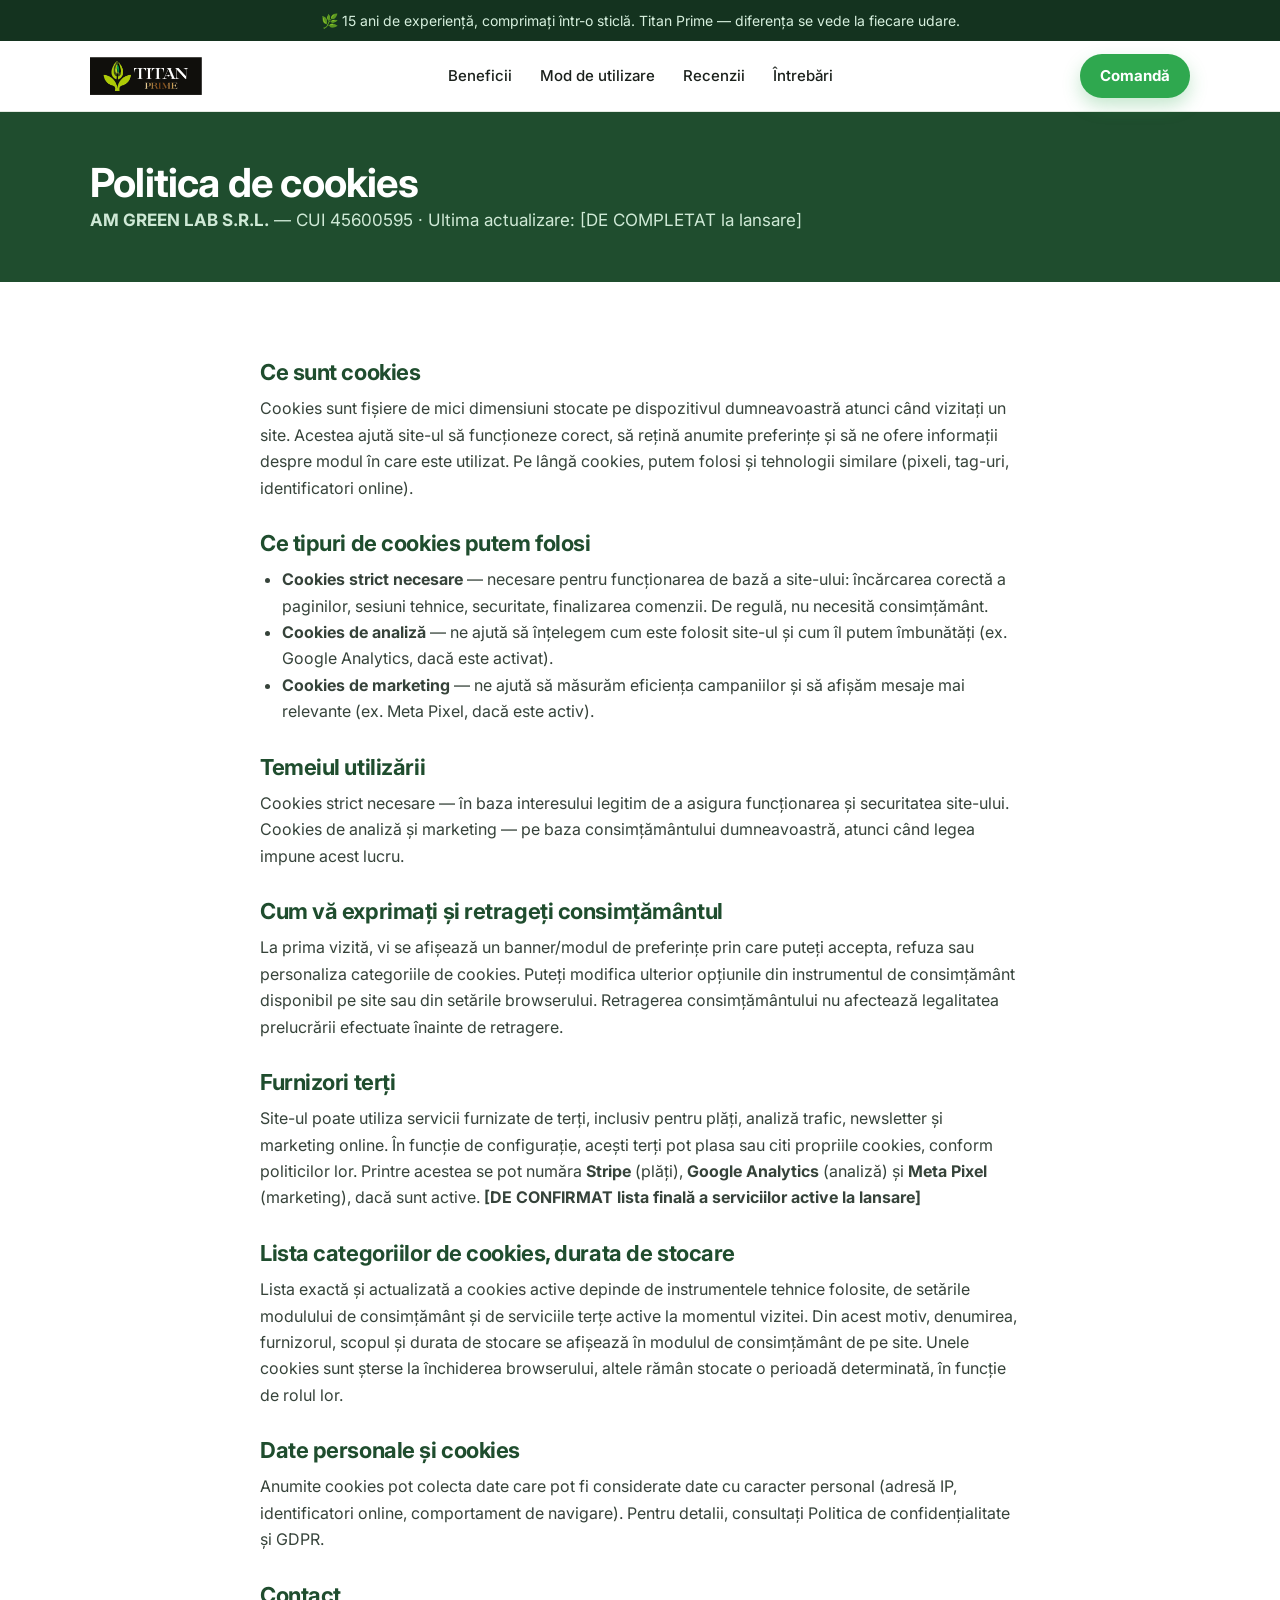
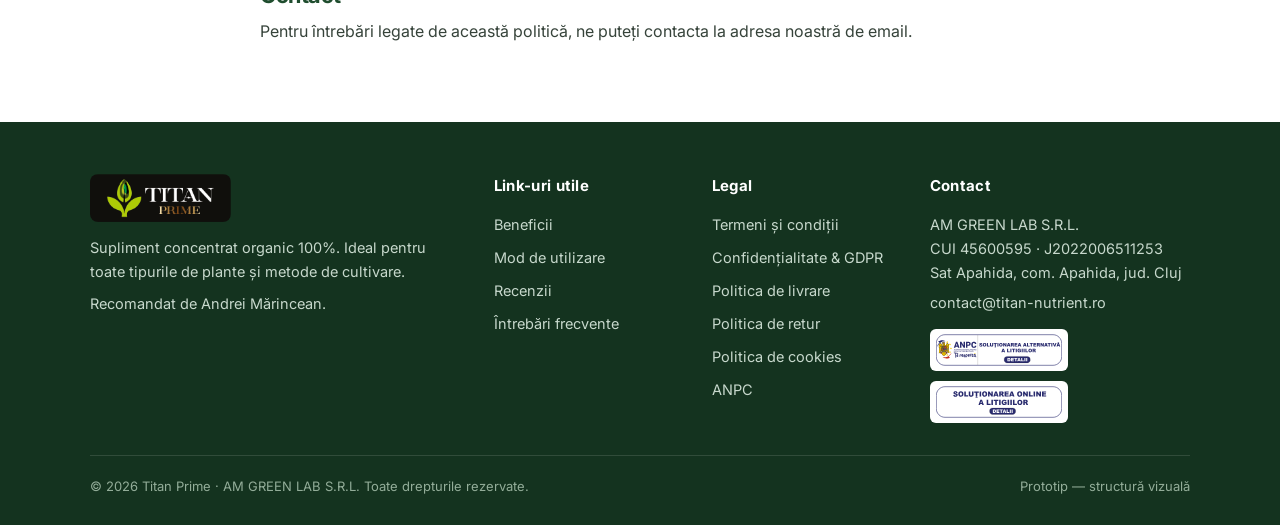
<file: politica-de-cookies.html>
<!doctype html>
<html lang="ro">
<head>
  <meta charset="utf-8" />
  <meta name="viewport" content="width=device-width, initial-scale=1" />
  <title>Politica de cookies — Titan Prime</title>
  <meta name="description" content="Politica de cookies — Titan Prime, AM GREEN LAB S.R.L." />
  <link rel="icon" href="data:image/svg+xml,%3Csvg xmlns='http://www.w3.org/2000/svg' viewBox='0 0 64 64'%3E%3Crect width='64' height='64' rx='14' fill='%231f4d2e'/%3E%3Ctext x='50%25' y='56%25' text-anchor='middle' font-family='Arial,sans-serif' font-size='30' font-weight='700' fill='%237bc043'%3ETP%3C/text%3E%3C/svg%3E" />
  <link rel="preconnect" href="https://fonts.googleapis.com" />
  <link rel="preconnect" href="https://fonts.gstatic.com" crossorigin />
  <link href="https://fonts.googleapis.com/css2?family=Inter:wght@400;500;600;700;800&display=swap" rel="stylesheet" />
  <link rel="stylesheet" href="assets/css/styles.css" />
</head>
<body>
  <div class="announce">🌿 15 ani de experiență, comprimați într-o sticlă. Titan Prime — diferența se vede la fiecare udare.</div>
  <header class="site-header">
    <div class="wrap">
      <a class="logo" href="index.html"><img src="assets/img/logo.png" alt="Titan Prime" /></a>
      <input type="checkbox" id="nav-toggle" class="nav-toggle-cb" hidden />
      <nav class="site-nav">
        <a href="index.html#beneficii">Beneficii</a>
        <a href="index.html#utilizare">Mod de utilizare</a>
        <a href="index.html#recenzii">Recenzii</a>
        <a href="index.html#faq">Întrebări</a>
      </nav>
      <div class="header-actions">
        <a class="btn" href="index.html#comanda">Comandă</a>
        <label for="nav-toggle" class="nav-toggle" aria-label="Deschide meniul">☰</label>
      </div>
    </div>
  </header>

  <section class="legal-hero">
    <div class="wrap">
      <h1>Politica de cookies</h1>
      <p><strong>AM GREEN LAB S.R.L.</strong> — CUI 45600595 · Ultima actualizare: [DE COMPLETAT la lansare]</p>
    </div>
  </section>
  <main>
    <div class="legal-body wrap">
        <h2>Ce sunt cookies</h2>
        <p>Cookies sunt fișiere de mici dimensiuni stocate pe dispozitivul dumneavoastră atunci când vizitați un site. Acestea ajută site-ul să funcționeze corect, să rețină anumite preferințe și să ne ofere informații despre modul în care este utilizat. Pe lângă cookies, putem folosi și tehnologii similare (pixeli, tag-uri, identificatori online).</p>
        <h2>Ce tipuri de cookies putem folosi</h2>
        <ul>
        <li><strong>Cookies strict necesare</strong> — necesare pentru funcționarea de bază a site-ului: încărcarea corectă a paginilor, sesiuni tehnice, securitate, finalizarea comenzii. De regulă, nu necesită consimțământ.</li>
        <li><strong>Cookies de analiză</strong> — ne ajută să înțelegem cum este folosit site-ul și cum îl putem îmbunătăți (ex. Google Analytics, dacă este activat).</li>
        <li><strong>Cookies de marketing</strong> — ne ajută să măsurăm eficiența campaniilor și să afișăm mesaje mai relevante (ex. Meta Pixel, dacă este activ).</li>
        </ul>
        <h2>Temeiul utilizării</h2>
        <p>Cookies strict necesare — în baza interesului legitim de a asigura funcționarea și securitatea site-ului. Cookies de analiză și marketing — pe baza consimțământului dumneavoastră, atunci când legea impune acest lucru.</p>
        <h2>Cum vă exprimați și retrageți consimțământul</h2>
        <p>La prima vizită, vi se afișează un banner/modul de preferințe prin care puteți accepta, refuza sau personaliza categoriile de cookies. Puteți modifica ulterior opțiunile din instrumentul de consimțământ disponibil pe site sau din setările browserului. Retragerea consimțământului nu afectează legalitatea prelucrării efectuate înainte de retragere.</p>
        <h2>Furnizori terți</h2>
        <p>Site-ul poate utiliza servicii furnizate de terți, inclusiv pentru plăți, analiză trafic, newsletter și marketing online. În funcție de configurație, acești terți pot plasa sau citi propriile cookies, conform politicilor lor. Printre acestea se pot număra <strong>Stripe</strong> (plăți), <strong>Google Analytics</strong> (analiză) și <strong>Meta Pixel</strong> (marketing), dacă sunt active. <strong>[DE CONFIRMAT lista finală a serviciilor active la lansare]</strong></p>
        <h2>Lista categoriilor de cookies, durata de stocare</h2>
        <p>Lista exactă și actualizată a cookies active depinde de instrumentele tehnice folosite, de setările modulului de consimțământ și de serviciile terțe active la momentul vizitei. Din acest motiv, denumirea, furnizorul, scopul și durata de stocare se afișează în modulul de consimțământ de pe site. Unele cookies sunt șterse la închiderea browserului, altele rămân stocate o perioadă determinată, în funcție de rolul lor.</p>
        <h2>Date personale și cookies</h2>
        <p>Anumite cookies pot colecta date care pot fi considerate date cu caracter personal (adresă IP, identificatori online, comportament de navigare). Pentru detalii, consultați Politica de confidențialitate și GDPR.</p>
        <h2>Contact</h2>
        <p>Pentru întrebări legate de această politică, ne puteți contacta la adresa noastră de email.</p>
    </div>
  </main>
  <footer class="site-footer">
    <div class="wrap">
      <div class="footer-grid">
        <div>
          <div class="footer-logo"><img src="assets/img/logo.png" alt="Titan Prime" /></div>
          <p style="margin:0;">Supliment concentrat organic 100%. Ideal pentru toate tipurile de plante și metode de cultivare.</p>
          <p style="margin:8px 0 0;">Recomandat de Andrei Mărincean.</p>
        </div>
        <div>
          <h4>Link-uri utile</h4>
          <ul>
            <li><a href="index.html#beneficii">Beneficii</a></li>
            <li><a href="index.html#utilizare">Mod de utilizare</a></li>
            <li><a href="index.html#recenzii">Recenzii</a></li>
            <li><a href="index.html#faq">Întrebări frecvente</a></li>
          </ul>
        </div>
        <div>
          <h4>Legal</h4>
          <ul>
            <li><a href="termeni-si-conditii.html">Termeni și condiții</a></li>
            <li><a href="politica-de-confidentialitate-si-gdpr.html">Confidențialitate & GDPR</a></li>
            <li><a href="politica-de-livrare.html">Politica de livrare</a></li>
            <li><a href="politica-de-retur.html">Politica de retur</a></li>
            <li><a href="politica-de-cookies.html">Politica de cookies</a></li>
            <li><a href="https://anpc.ro/" target="_blank" rel="noopener">ANPC</a></li>
          </ul>
        </div>
        <div>
          <h4>Contact</h4>
          <p style="margin:0 0 6px;">AM GREEN LAB S.R.L.<br>CUI 45600595 · J2022006511253<br>Sat Apahida, com. Apahida, jud. Cluj</p>
          <p style="margin:0;"><a href="mailto:contact@titan-nutrient.ro">contact@titan-nutrient.ro</a></p>
          <div class="anpc-badges">
            <a href="https://anpc.ro/ce-este-sal/" target="_blank" rel="noopener" aria-label="ANPC — Soluționarea Alternativă a Litigiilor"><img src="assets/img/anpc-sal.svg" alt="ANPC SAL" loading="lazy" /></a>
            <a href="https://ec.europa.eu/consumers/odr" target="_blank" rel="noopener" aria-label="Soluționarea Online a Litigiilor"><img src="assets/img/anpc-sol.svg" alt="ANPC SOL" loading="lazy" /></a>
          </div>
        </div>
      </div>
      <div class="footer-legal">
        <span>© 2026 Titan Prime · AM GREEN LAB S.R.L. Toate drepturile rezervate.</span>
        <span>Prototip — structură vizuală</span>
      </div>
    </div>
  </footer>

</body>
</html>
</file>
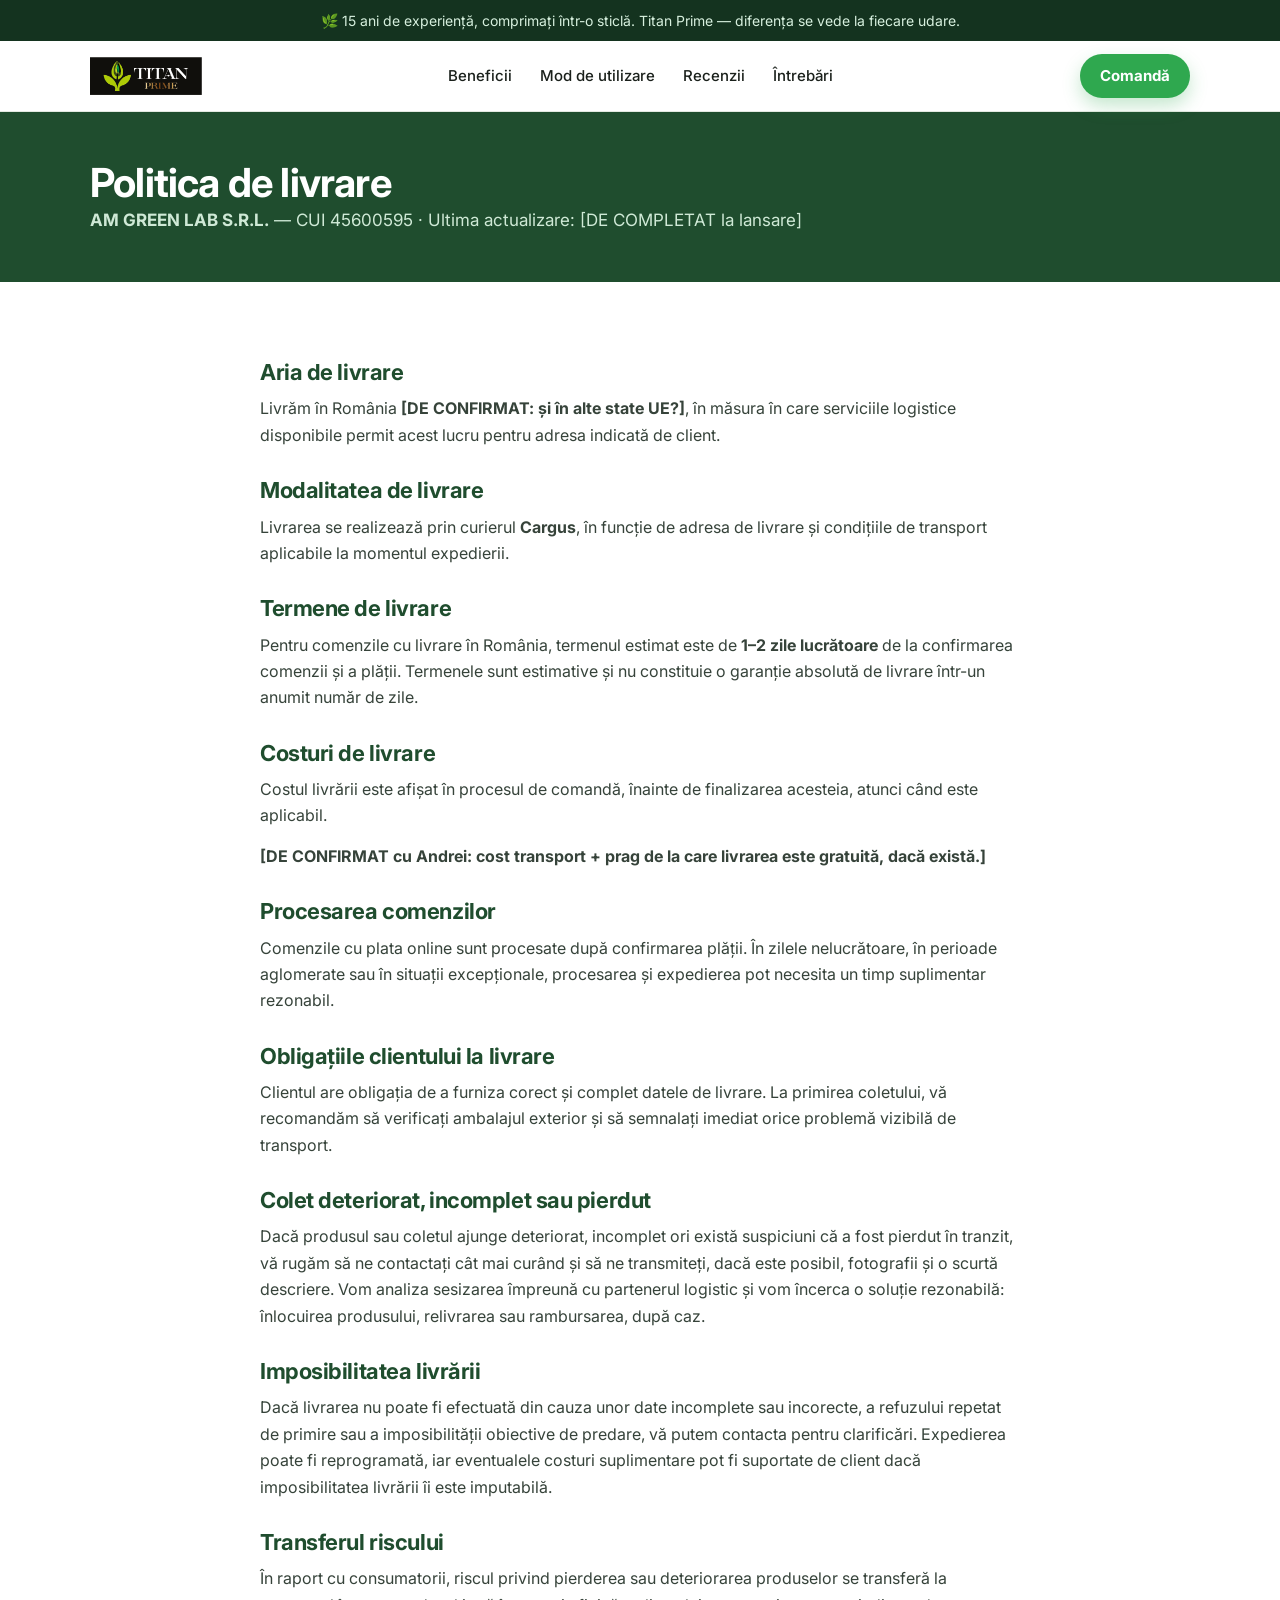
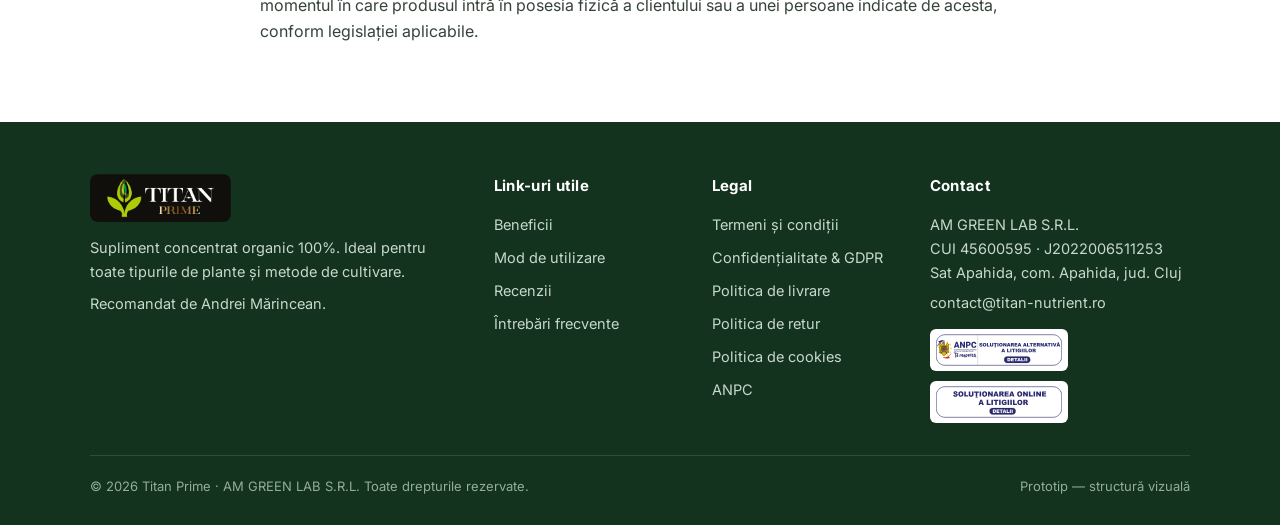
<file: politica-de-livrare.html>
<!doctype html>
<html lang="ro">
<head>
  <meta charset="utf-8" />
  <meta name="viewport" content="width=device-width, initial-scale=1" />
  <title>Politica de livrare — Titan Prime</title>
  <meta name="description" content="Politica de livrare — Titan Prime, AM GREEN LAB S.R.L." />
  <link rel="icon" href="data:image/svg+xml,%3Csvg xmlns='http://www.w3.org/2000/svg' viewBox='0 0 64 64'%3E%3Crect width='64' height='64' rx='14' fill='%231f4d2e'/%3E%3Ctext x='50%25' y='56%25' text-anchor='middle' font-family='Arial,sans-serif' font-size='30' font-weight='700' fill='%237bc043'%3ETP%3C/text%3E%3C/svg%3E" />
  <link rel="preconnect" href="https://fonts.googleapis.com" />
  <link rel="preconnect" href="https://fonts.gstatic.com" crossorigin />
  <link href="https://fonts.googleapis.com/css2?family=Inter:wght@400;500;600;700;800&display=swap" rel="stylesheet" />
  <link rel="stylesheet" href="assets/css/styles.css" />
</head>
<body>
  <div class="announce">🌿 15 ani de experiență, comprimați într-o sticlă. Titan Prime — diferența se vede la fiecare udare.</div>
  <header class="site-header">
    <div class="wrap">
      <a class="logo" href="index.html"><img src="assets/img/logo.png" alt="Titan Prime" /></a>
      <input type="checkbox" id="nav-toggle" class="nav-toggle-cb" hidden />
      <nav class="site-nav">
        <a href="index.html#beneficii">Beneficii</a>
        <a href="index.html#utilizare">Mod de utilizare</a>
        <a href="index.html#recenzii">Recenzii</a>
        <a href="index.html#faq">Întrebări</a>
      </nav>
      <div class="header-actions">
        <a class="btn" href="index.html#comanda">Comandă</a>
        <label for="nav-toggle" class="nav-toggle" aria-label="Deschide meniul">☰</label>
      </div>
    </div>
  </header>

  <section class="legal-hero">
    <div class="wrap">
      <h1>Politica de livrare</h1>
      <p><strong>AM GREEN LAB S.R.L.</strong> — CUI 45600595 · Ultima actualizare: [DE COMPLETAT la lansare]</p>
    </div>
  </section>
  <main>
    <div class="legal-body wrap">
        <h2>Aria de livrare</h2>
        <p>Livrăm în România <strong>[DE CONFIRMAT: și în alte state UE?]</strong>, în măsura în care serviciile logistice disponibile permit acest lucru pentru adresa indicată de client.</p>
        <h2>Modalitatea de livrare</h2>
        <p>Livrarea se realizează prin curierul <strong>Cargus</strong>, în funcție de adresa de livrare și condițiile de transport aplicabile la momentul expedierii.</p>
        <h2>Termene de livrare</h2>
        <p>Pentru comenzile cu livrare în România, termenul estimat este de <strong>1–2 zile lucrătoare</strong> de la confirmarea comenzii și a plății. Termenele sunt estimative și nu constituie o garanție absolută de livrare într-un anumit număr de zile.</p>
        <h2>Costuri de livrare</h2>
        <p>Costul livrării este afișat în procesul de comandă, înainte de finalizarea acesteia, atunci când este aplicabil.</p>
        <p><strong>[DE CONFIRMAT cu Andrei: cost transport + prag de la care livrarea este gratuită, dacă există.]</strong></p>
        <h2>Procesarea comenzilor</h2>
        <p>Comenzile cu plata online sunt procesate după confirmarea plății. În zilele nelucrătoare, în perioade aglomerate sau în situații excepționale, procesarea și expedierea pot necesita un timp suplimentar rezonabil.</p>
        <h2>Obligațiile clientului la livrare</h2>
        <p>Clientul are obligația de a furniza corect și complet datele de livrare. La primirea coletului, vă recomandăm să verificați ambalajul exterior și să semnalați imediat orice problemă vizibilă de transport.</p>
        <h2>Colet deteriorat, incomplet sau pierdut</h2>
        <p>Dacă produsul sau coletul ajunge deteriorat, incomplet ori există suspiciuni că a fost pierdut în tranzit, vă rugăm să ne contactați cât mai curând și să ne transmiteți, dacă este posibil, fotografii și o scurtă descriere. Vom analiza sesizarea împreună cu partenerul logistic și vom încerca o soluție rezonabilă: înlocuirea produsului, relivrarea sau rambursarea, după caz.</p>
        <h2>Imposibilitatea livrării</h2>
        <p>Dacă livrarea nu poate fi efectuată din cauza unor date incomplete sau incorecte, a refuzului repetat de primire sau a imposibilității obiective de predare, vă putem contacta pentru clarificări. Expedierea poate fi reprogramată, iar eventualele costuri suplimentare pot fi suportate de client dacă imposibilitatea livrării îi este imputabilă.</p>
        <h2>Transferul riscului</h2>
        <p>În raport cu consumatorii, riscul privind pierderea sau deteriorarea produselor se transferă la momentul în care produsul intră în posesia fizică a clientului sau a unei persoane indicate de acesta, conform legislației aplicabile.</p>
    </div>
  </main>
  <footer class="site-footer">
    <div class="wrap">
      <div class="footer-grid">
        <div>
          <div class="footer-logo"><img src="assets/img/logo.png" alt="Titan Prime" /></div>
          <p style="margin:0;">Supliment concentrat organic 100%. Ideal pentru toate tipurile de plante și metode de cultivare.</p>
          <p style="margin:8px 0 0;">Recomandat de Andrei Mărincean.</p>
        </div>
        <div>
          <h4>Link-uri utile</h4>
          <ul>
            <li><a href="index.html#beneficii">Beneficii</a></li>
            <li><a href="index.html#utilizare">Mod de utilizare</a></li>
            <li><a href="index.html#recenzii">Recenzii</a></li>
            <li><a href="index.html#faq">Întrebări frecvente</a></li>
          </ul>
        </div>
        <div>
          <h4>Legal</h4>
          <ul>
            <li><a href="termeni-si-conditii.html">Termeni și condiții</a></li>
            <li><a href="politica-de-confidentialitate-si-gdpr.html">Confidențialitate & GDPR</a></li>
            <li><a href="politica-de-livrare.html">Politica de livrare</a></li>
            <li><a href="politica-de-retur.html">Politica de retur</a></li>
            <li><a href="politica-de-cookies.html">Politica de cookies</a></li>
            <li><a href="https://anpc.ro/" target="_blank" rel="noopener">ANPC</a></li>
          </ul>
        </div>
        <div>
          <h4>Contact</h4>
          <p style="margin:0 0 6px;">AM GREEN LAB S.R.L.<br>CUI 45600595 · J2022006511253<br>Sat Apahida, com. Apahida, jud. Cluj</p>
          <p style="margin:0;"><a href="mailto:contact@titan-nutrient.ro">contact@titan-nutrient.ro</a></p>
          <div class="anpc-badges">
            <a href="https://anpc.ro/ce-este-sal/" target="_blank" rel="noopener" aria-label="ANPC — Soluționarea Alternativă a Litigiilor"><img src="assets/img/anpc-sal.svg" alt="ANPC SAL" loading="lazy" /></a>
            <a href="https://ec.europa.eu/consumers/odr" target="_blank" rel="noopener" aria-label="Soluționarea Online a Litigiilor"><img src="assets/img/anpc-sol.svg" alt="ANPC SOL" loading="lazy" /></a>
          </div>
        </div>
      </div>
      <div class="footer-legal">
        <span>© 2026 Titan Prime · AM GREEN LAB S.R.L. Toate drepturile rezervate.</span>
        <span>Prototip — structură vizuală</span>
      </div>
    </div>
  </footer>

</body>
</html>
</file>
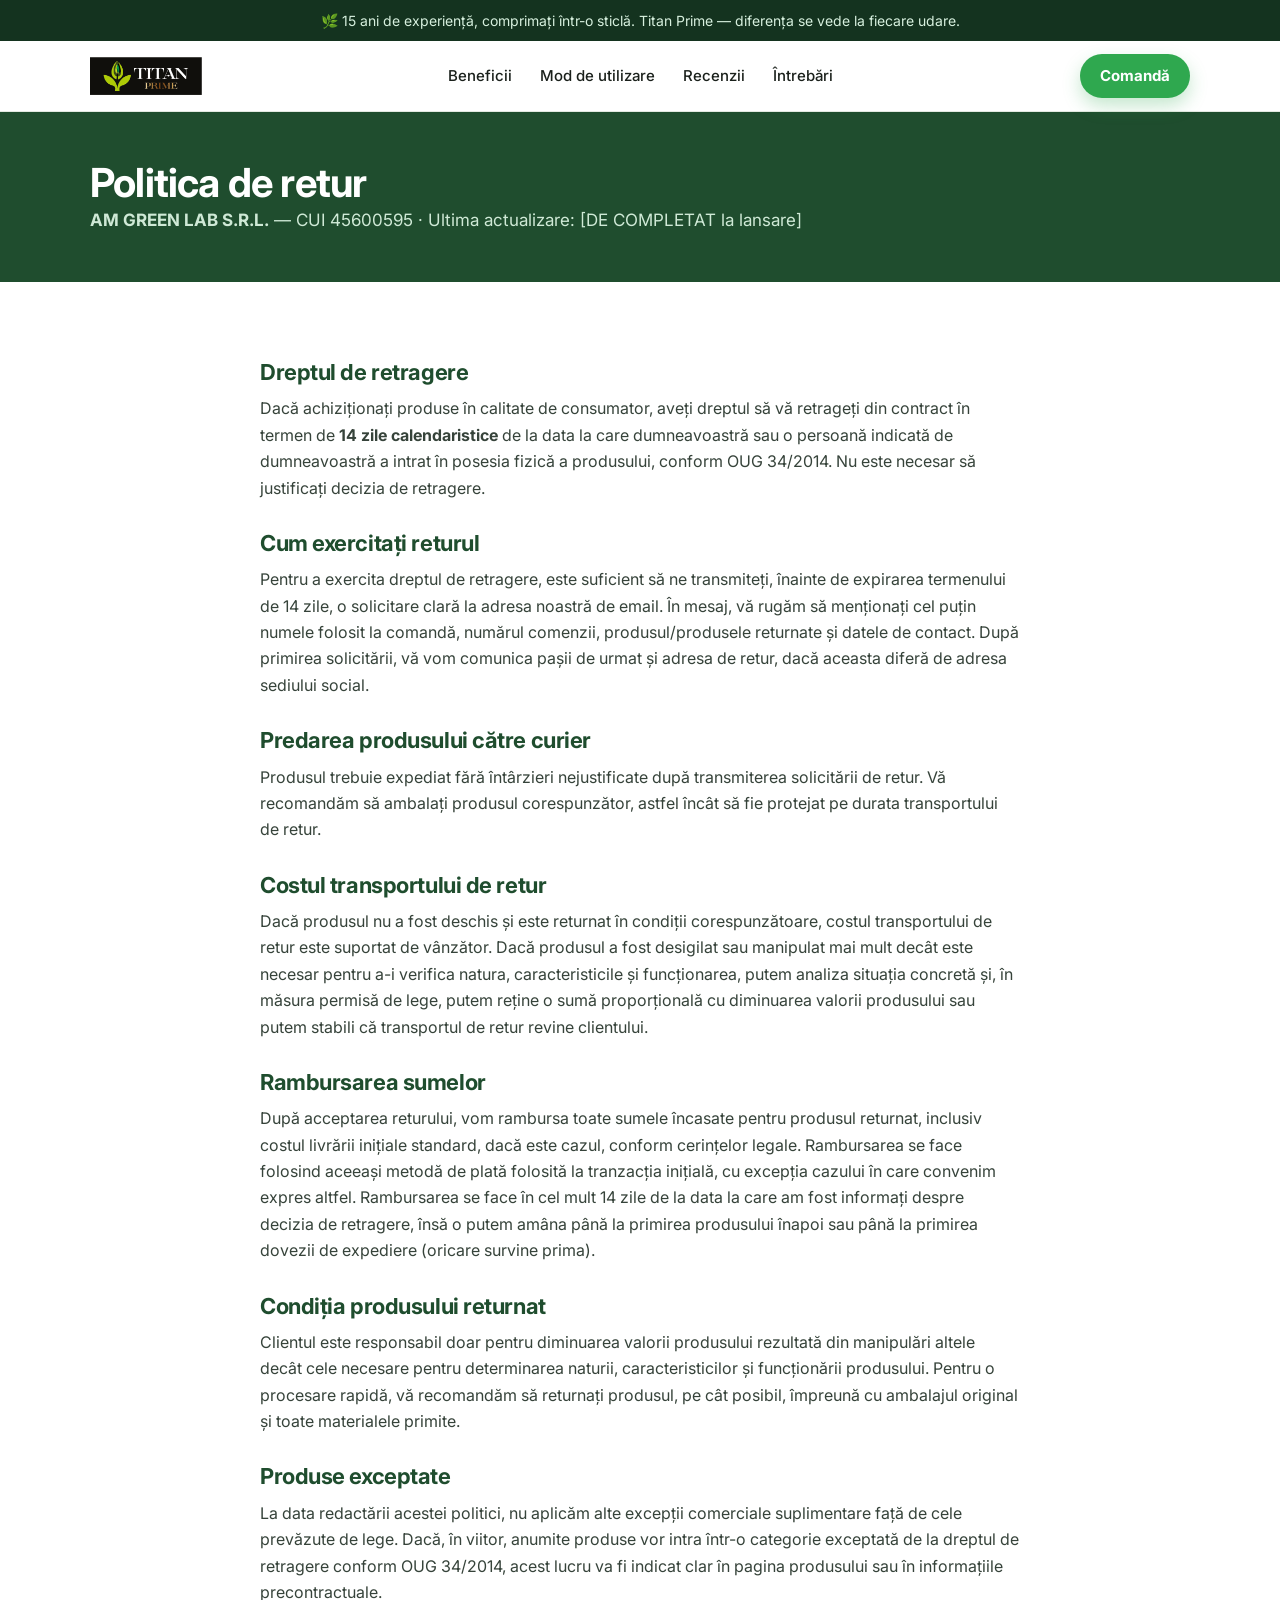
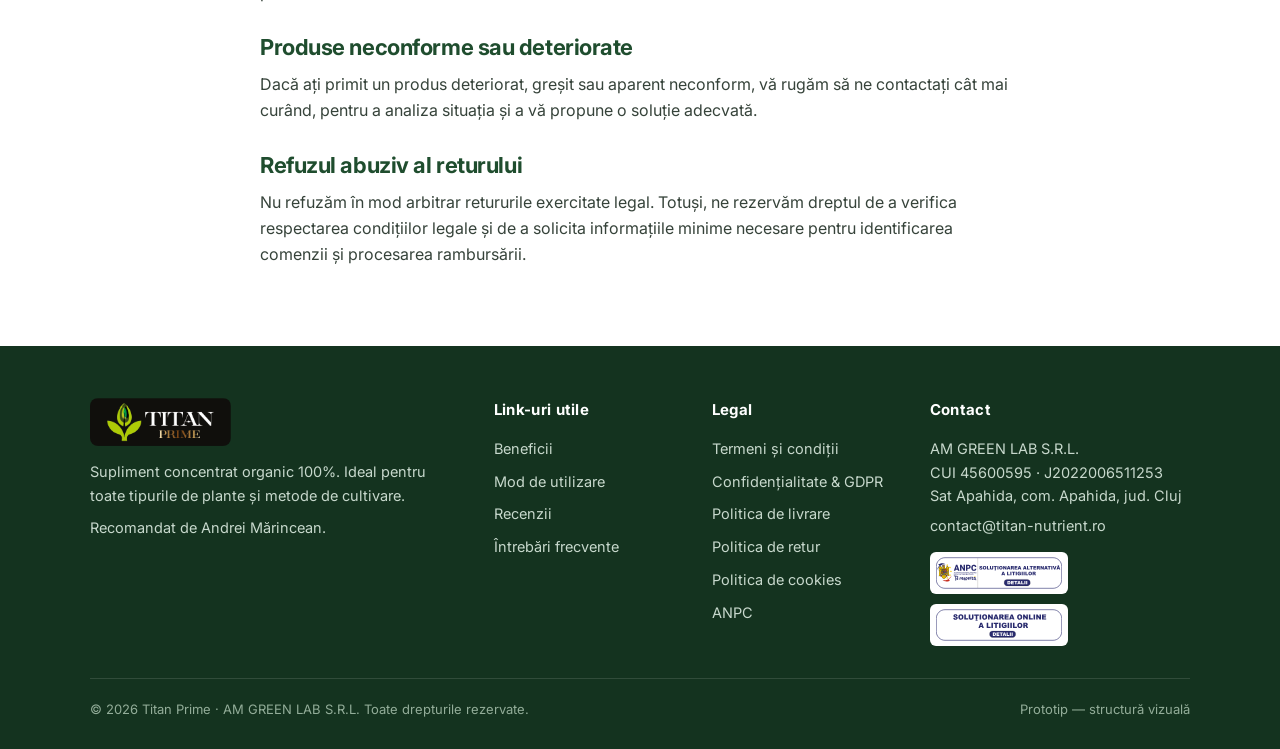
<file: politica-de-retur.html>
<!doctype html>
<html lang="ro">
<head>
  <meta charset="utf-8" />
  <meta name="viewport" content="width=device-width, initial-scale=1" />
  <title>Politica de retur — Titan Prime</title>
  <meta name="description" content="Politica de retur — Titan Prime, AM GREEN LAB S.R.L." />
  <link rel="icon" href="data:image/svg+xml,%3Csvg xmlns='http://www.w3.org/2000/svg' viewBox='0 0 64 64'%3E%3Crect width='64' height='64' rx='14' fill='%231f4d2e'/%3E%3Ctext x='50%25' y='56%25' text-anchor='middle' font-family='Arial,sans-serif' font-size='30' font-weight='700' fill='%237bc043'%3ETP%3C/text%3E%3C/svg%3E" />
  <link rel="preconnect" href="https://fonts.googleapis.com" />
  <link rel="preconnect" href="https://fonts.gstatic.com" crossorigin />
  <link href="https://fonts.googleapis.com/css2?family=Inter:wght@400;500;600;700;800&display=swap" rel="stylesheet" />
  <link rel="stylesheet" href="assets/css/styles.css" />
</head>
<body>
  <div class="announce">🌿 15 ani de experiență, comprimați într-o sticlă. Titan Prime — diferența se vede la fiecare udare.</div>
  <header class="site-header">
    <div class="wrap">
      <a class="logo" href="index.html"><img src="assets/img/logo.png" alt="Titan Prime" /></a>
      <input type="checkbox" id="nav-toggle" class="nav-toggle-cb" hidden />
      <nav class="site-nav">
        <a href="index.html#beneficii">Beneficii</a>
        <a href="index.html#utilizare">Mod de utilizare</a>
        <a href="index.html#recenzii">Recenzii</a>
        <a href="index.html#faq">Întrebări</a>
      </nav>
      <div class="header-actions">
        <a class="btn" href="index.html#comanda">Comandă</a>
        <label for="nav-toggle" class="nav-toggle" aria-label="Deschide meniul">☰</label>
      </div>
    </div>
  </header>

  <section class="legal-hero">
    <div class="wrap">
      <h1>Politica de retur</h1>
      <p><strong>AM GREEN LAB S.R.L.</strong> — CUI 45600595 · Ultima actualizare: [DE COMPLETAT la lansare]</p>
    </div>
  </section>
  <main>
    <div class="legal-body wrap">
        <h2>Dreptul de retragere</h2>
        <p>Dacă achiziționați produse în calitate de consumator, aveți dreptul să vă retrageți din contract în termen de <strong>14 zile calendaristice</strong> de la data la care dumneavoastră sau o persoană indicată de dumneavoastră a intrat în posesia fizică a produsului, conform OUG 34/2014. Nu este necesar să justificați decizia de retragere.</p>
        <h2>Cum exercitați returul</h2>
        <p>Pentru a exercita dreptul de retragere, este suficient să ne transmiteți, înainte de expirarea termenului de 14 zile, o solicitare clară la adresa noastră de email. În mesaj, vă rugăm să menționați cel puțin numele folosit la comandă, numărul comenzii, produsul/produsele returnate și datele de contact. După primirea solicitării, vă vom comunica pașii de urmat și adresa de retur, dacă aceasta diferă de adresa sediului social.</p>
        <h2>Predarea produsului către curier</h2>
        <p>Produsul trebuie expediat fără întârzieri nejustificate după transmiterea solicitării de retur. Vă recomandăm să ambalați produsul corespunzător, astfel încât să fie protejat pe durata transportului de retur.</p>
        <h2>Costul transportului de retur</h2>
        <p>Dacă produsul nu a fost deschis și este returnat în condiții corespunzătoare, costul transportului de retur este suportat de vânzător. Dacă produsul a fost desigilat sau manipulat mai mult decât este necesar pentru a-i verifica natura, caracteristicile și funcționarea, putem analiza situația concretă și, în măsura permisă de lege, putem reține o sumă proporțională cu diminuarea valorii produsului sau putem stabili că transportul de retur revine clientului.</p>
        <h2>Rambursarea sumelor</h2>
        <p>După acceptarea returului, vom rambursa toate sumele încasate pentru produsul returnat, inclusiv costul livrării inițiale standard, dacă este cazul, conform cerințelor legale. Rambursarea se face folosind aceeași metodă de plată folosită la tranzacția inițială, cu excepția cazului în care convenim expres altfel. Rambursarea se face în cel mult 14 zile de la data la care am fost informați despre decizia de retragere, însă o putem amâna până la primirea produsului înapoi sau până la primirea dovezii de expediere (oricare survine prima).</p>
        <h2>Condiția produsului returnat</h2>
        <p>Clientul este responsabil doar pentru diminuarea valorii produsului rezultată din manipulări altele decât cele necesare pentru determinarea naturii, caracteristicilor și funcționării produsului. Pentru o procesare rapidă, vă recomandăm să returnați produsul, pe cât posibil, împreună cu ambalajul original și toate materialele primite.</p>
        <h2>Produse exceptate</h2>
        <p>La data redactării acestei politici, nu aplicăm alte excepții comerciale suplimentare față de cele prevăzute de lege. Dacă, în viitor, anumite produse vor intra într-o categorie exceptată de la dreptul de retragere conform OUG 34/2014, acest lucru va fi indicat clar în pagina produsului sau în informațiile precontractuale.</p>
        <h2>Produse neconforme sau deteriorate</h2>
        <p>Dacă ați primit un produs deteriorat, greșit sau aparent neconform, vă rugăm să ne contactați cât mai curând, pentru a analiza situația și a vă propune o soluție adecvată.</p>
        <h2>Refuzul abuziv al returului</h2>
        <p>Nu refuzăm în mod arbitrar retururile exercitate legal. Totuși, ne rezervăm dreptul de a verifica respectarea condițiilor legale și de a solicita informațiile minime necesare pentru identificarea comenzii și procesarea rambursării.</p>
    </div>
  </main>
  <footer class="site-footer">
    <div class="wrap">
      <div class="footer-grid">
        <div>
          <div class="footer-logo"><img src="assets/img/logo.png" alt="Titan Prime" /></div>
          <p style="margin:0;">Supliment concentrat organic 100%. Ideal pentru toate tipurile de plante și metode de cultivare.</p>
          <p style="margin:8px 0 0;">Recomandat de Andrei Mărincean.</p>
        </div>
        <div>
          <h4>Link-uri utile</h4>
          <ul>
            <li><a href="index.html#beneficii">Beneficii</a></li>
            <li><a href="index.html#utilizare">Mod de utilizare</a></li>
            <li><a href="index.html#recenzii">Recenzii</a></li>
            <li><a href="index.html#faq">Întrebări frecvente</a></li>
          </ul>
        </div>
        <div>
          <h4>Legal</h4>
          <ul>
            <li><a href="termeni-si-conditii.html">Termeni și condiții</a></li>
            <li><a href="politica-de-confidentialitate-si-gdpr.html">Confidențialitate & GDPR</a></li>
            <li><a href="politica-de-livrare.html">Politica de livrare</a></li>
            <li><a href="politica-de-retur.html">Politica de retur</a></li>
            <li><a href="politica-de-cookies.html">Politica de cookies</a></li>
            <li><a href="https://anpc.ro/" target="_blank" rel="noopener">ANPC</a></li>
          </ul>
        </div>
        <div>
          <h4>Contact</h4>
          <p style="margin:0 0 6px;">AM GREEN LAB S.R.L.<br>CUI 45600595 · J2022006511253<br>Sat Apahida, com. Apahida, jud. Cluj</p>
          <p style="margin:0;"><a href="mailto:contact@titan-nutrient.ro">contact@titan-nutrient.ro</a></p>
          <div class="anpc-badges">
            <a href="https://anpc.ro/ce-este-sal/" target="_blank" rel="noopener" aria-label="ANPC — Soluționarea Alternativă a Litigiilor"><img src="assets/img/anpc-sal.svg" alt="ANPC SAL" loading="lazy" /></a>
            <a href="https://ec.europa.eu/consumers/odr" target="_blank" rel="noopener" aria-label="Soluționarea Online a Litigiilor"><img src="assets/img/anpc-sol.svg" alt="ANPC SOL" loading="lazy" /></a>
          </div>
        </div>
      </div>
      <div class="footer-legal">
        <span>© 2026 Titan Prime · AM GREEN LAB S.R.L. Toate drepturile rezervate.</span>
        <span>Prototip — structură vizuală</span>
      </div>
    </div>
  </footer>

</body>
</html>
</file>
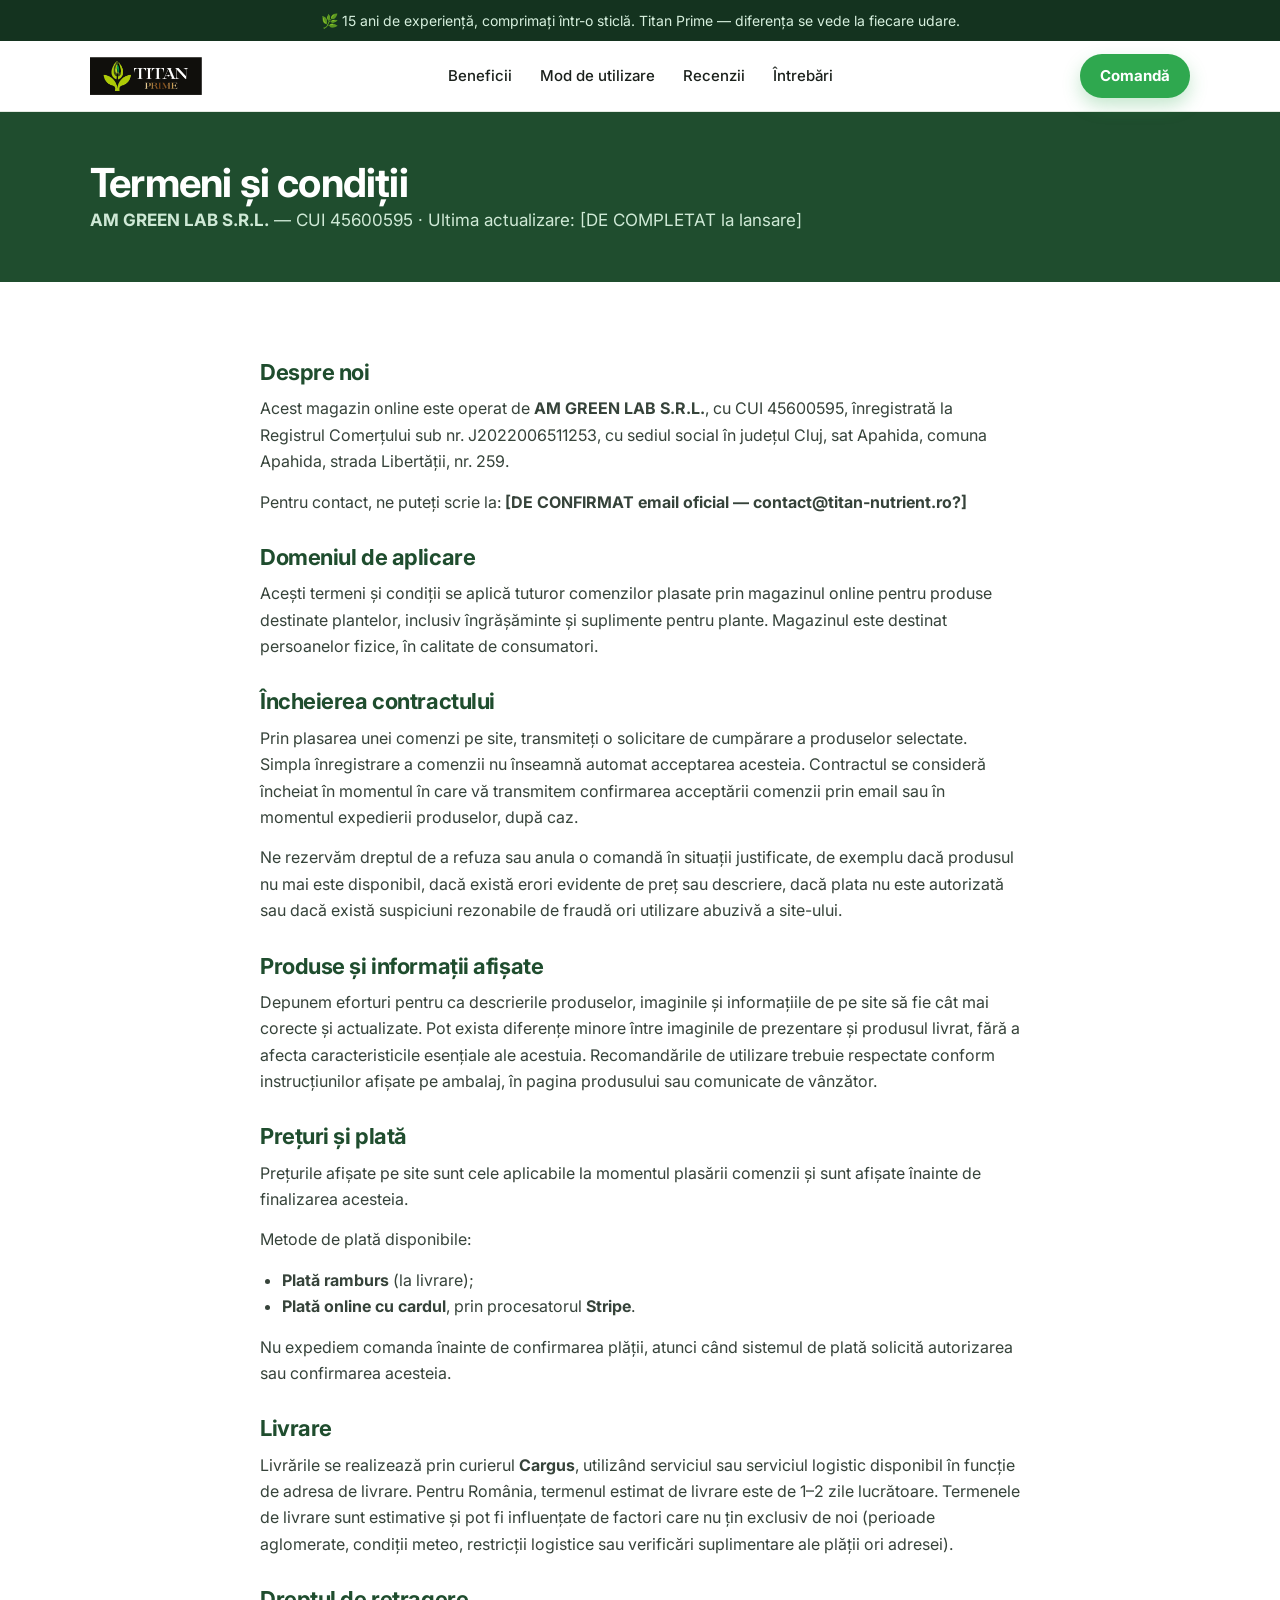
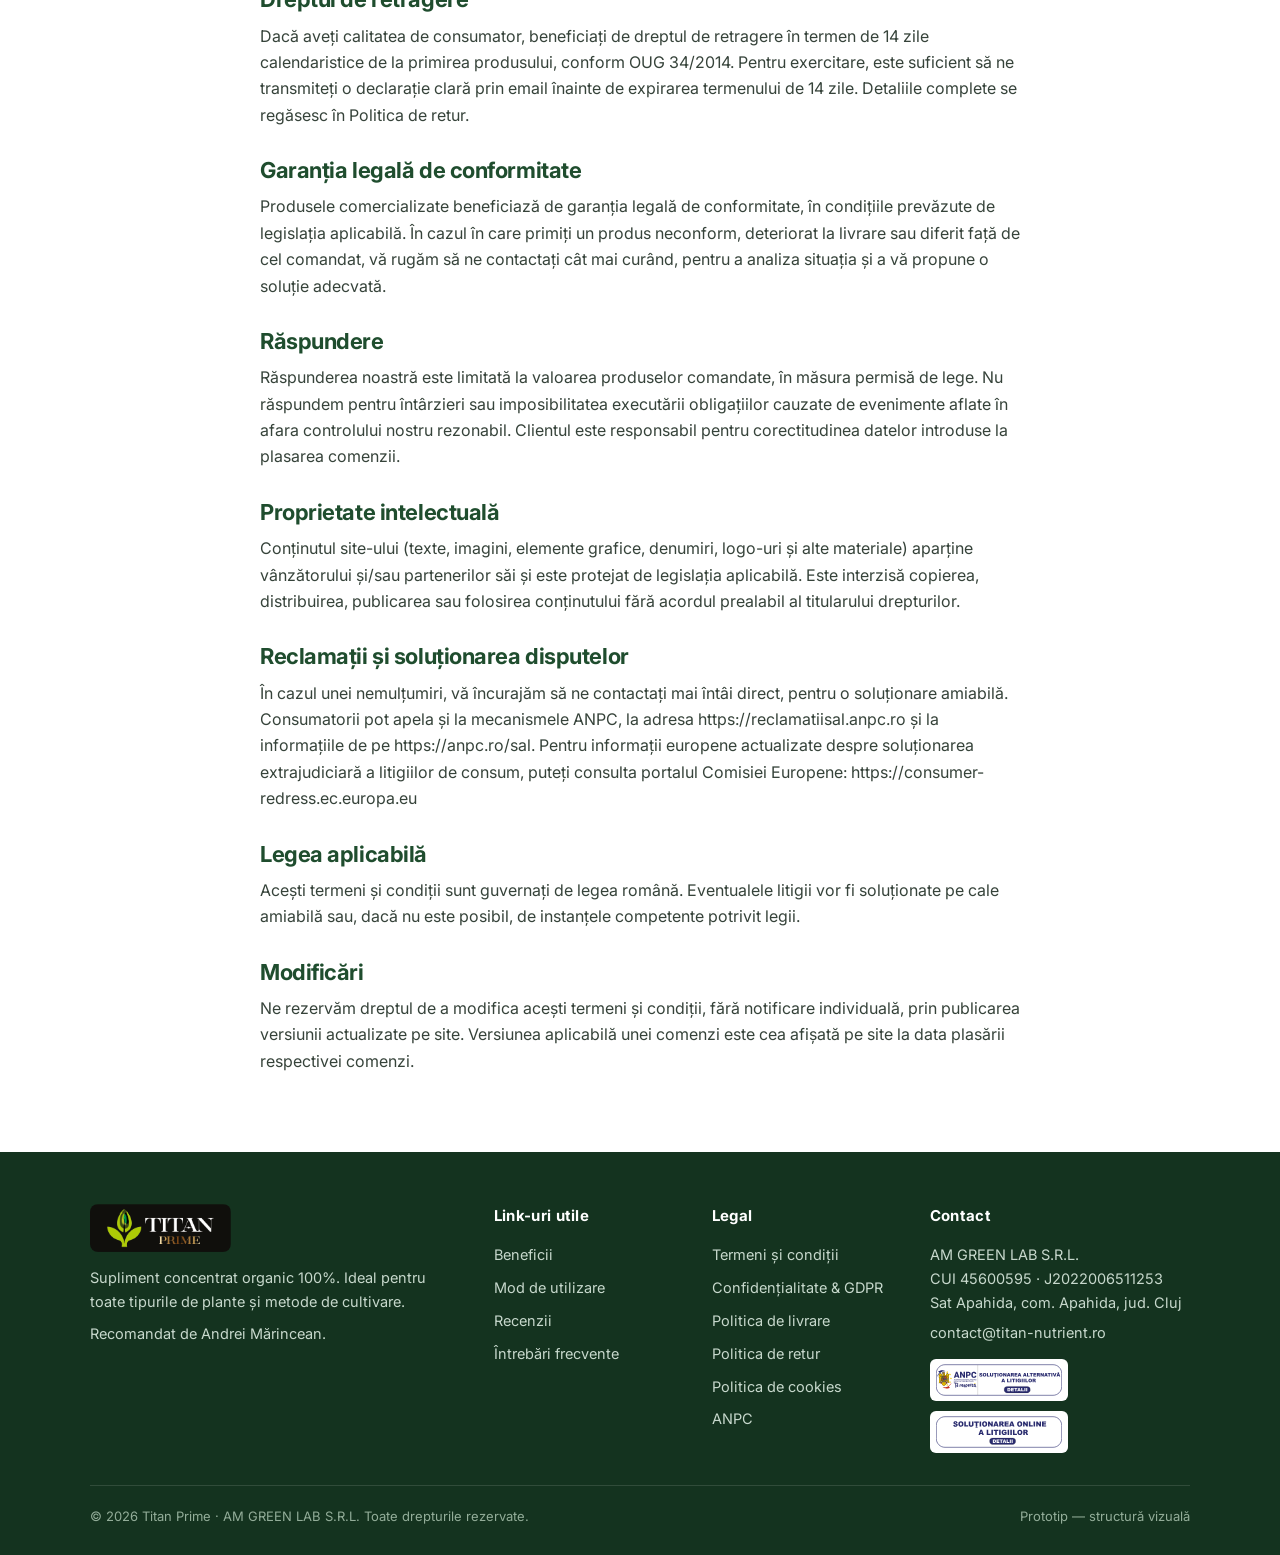
<file: termeni-si-conditii.html>
<!doctype html>
<html lang="ro">
<head>
  <meta charset="utf-8" />
  <meta name="viewport" content="width=device-width, initial-scale=1" />
  <title>Termeni și condiții — Titan Prime</title>
  <meta name="description" content="Termeni și condiții — Titan Prime, AM GREEN LAB S.R.L." />
  <link rel="icon" href="data:image/svg+xml,%3Csvg xmlns='http://www.w3.org/2000/svg' viewBox='0 0 64 64'%3E%3Crect width='64' height='64' rx='14' fill='%231f4d2e'/%3E%3Ctext x='50%25' y='56%25' text-anchor='middle' font-family='Arial,sans-serif' font-size='30' font-weight='700' fill='%237bc043'%3ETP%3C/text%3E%3C/svg%3E" />
  <link rel="preconnect" href="https://fonts.googleapis.com" />
  <link rel="preconnect" href="https://fonts.gstatic.com" crossorigin />
  <link href="https://fonts.googleapis.com/css2?family=Inter:wght@400;500;600;700;800&display=swap" rel="stylesheet" />
  <link rel="stylesheet" href="assets/css/styles.css" />
</head>
<body>
  <div class="announce">🌿 15 ani de experiență, comprimați într-o sticlă. Titan Prime — diferența se vede la fiecare udare.</div>
  <header class="site-header">
    <div class="wrap">
      <a class="logo" href="index.html"><img src="assets/img/logo.png" alt="Titan Prime" /></a>
      <input type="checkbox" id="nav-toggle" class="nav-toggle-cb" hidden />
      <nav class="site-nav">
        <a href="index.html#beneficii">Beneficii</a>
        <a href="index.html#utilizare">Mod de utilizare</a>
        <a href="index.html#recenzii">Recenzii</a>
        <a href="index.html#faq">Întrebări</a>
      </nav>
      <div class="header-actions">
        <a class="btn" href="index.html#comanda">Comandă</a>
        <label for="nav-toggle" class="nav-toggle" aria-label="Deschide meniul">☰</label>
      </div>
    </div>
  </header>

  <section class="legal-hero">
    <div class="wrap">
      <h1>Termeni și condiții</h1>
      <p><strong>AM GREEN LAB S.R.L.</strong> — CUI 45600595 · Ultima actualizare: [DE COMPLETAT la lansare]</p>
    </div>
  </section>
  <main>
    <div class="legal-body wrap">
        <h2>Despre noi</h2>
        <p>Acest magazin online este operat de <strong>AM GREEN LAB S.R.L.</strong>, cu CUI 45600595, înregistrată la Registrul Comerțului sub nr. J2022006511253, cu sediul social în județul Cluj, sat Apahida, comuna Apahida, strada Libertății, nr. 259.</p>
        <p>Pentru contact, ne puteți scrie la: <strong>[DE CONFIRMAT email oficial — contact@titan-nutrient.ro?]</strong></p>
        <h2>Domeniul de aplicare</h2>
        <p>Acești termeni și condiții se aplică tuturor comenzilor plasate prin magazinul online pentru produse destinate plantelor, inclusiv îngrășăminte și suplimente pentru plante. Magazinul este destinat persoanelor fizice, în calitate de consumatori.</p>
        <h2>Încheierea contractului</h2>
        <p>Prin plasarea unei comenzi pe site, transmiteți o solicitare de cumpărare a produselor selectate. Simpla înregistrare a comenzii nu înseamnă automat acceptarea acesteia. Contractul se consideră încheiat în momentul în care vă transmitem confirmarea acceptării comenzii prin email sau în momentul expedierii produselor, după caz.</p>
        <p>Ne rezervăm dreptul de a refuza sau anula o comandă în situații justificate, de exemplu dacă produsul nu mai este disponibil, dacă există erori evidente de preț sau descriere, dacă plata nu este autorizată sau dacă există suspiciuni rezonabile de fraudă ori utilizare abuzivă a site-ului.</p>
        <h2>Produse și informații afișate</h2>
        <p>Depunem eforturi pentru ca descrierile produselor, imaginile și informațiile de pe site să fie cât mai corecte și actualizate. Pot exista diferențe minore între imaginile de prezentare și produsul livrat, fără a afecta caracteristicile esențiale ale acestuia. Recomandările de utilizare trebuie respectate conform instrucțiunilor afișate pe ambalaj, în pagina produsului sau comunicate de vânzător.</p>
        <h2>Prețuri și plată</h2>
        <p>Prețurile afișate pe site sunt cele aplicabile la momentul plasării comenzii și sunt afișate înainte de finalizarea acesteia.</p>
        <p>Metode de plată disponibile:</p>
        <ul>
        <li><strong>Plată ramburs</strong> (la livrare);</li>
        <li><strong>Plată online cu cardul</strong>, prin procesatorul <strong>Stripe</strong>.</li>
        </ul>
        <p>Nu expediem comanda înainte de confirmarea plății, atunci când sistemul de plată solicită autorizarea sau confirmarea acesteia.</p>
        <h2>Livrare</h2>
        <p>Livrările se realizează prin curierul <strong>Cargus</strong>, utilizând serviciul sau serviciul logistic disponibil în funcție de adresa de livrare. Pentru România, termenul estimat de livrare este de 1–2 zile lucrătoare. Termenele de livrare sunt estimative și pot fi influențate de factori care nu țin exclusiv de noi (perioade aglomerate, condiții meteo, restricții logistice sau verificări suplimentare ale plății ori adresei).</p>
        <h2>Dreptul de retragere</h2>
        <p>Dacă aveți calitatea de consumator, beneficiați de dreptul de retragere în termen de 14 zile calendaristice de la primirea produsului, conform OUG 34/2014. Pentru exercitare, este suficient să ne transmiteți o declarație clară prin email înainte de expirarea termenului de 14 zile. Detaliile complete se regăsesc în Politica de retur.</p>
        <h2>Garanția legală de conformitate</h2>
        <p>Produsele comercializate beneficiază de garanția legală de conformitate, în condițiile prevăzute de legislația aplicabilă. În cazul în care primiți un produs neconform, deteriorat la livrare sau diferit față de cel comandat, vă rugăm să ne contactați cât mai curând, pentru a analiza situația și a vă propune o soluție adecvată.</p>
        <h2>Răspundere</h2>
        <p>Răspunderea noastră este limitată la valoarea produselor comandate, în măsura permisă de lege. Nu răspundem pentru întârzieri sau imposibilitatea executării obligațiilor cauzate de evenimente aflate în afara controlului nostru rezonabil. Clientul este responsabil pentru corectitudinea datelor introduse la plasarea comenzii.</p>
        <h2>Proprietate intelectuală</h2>
        <p>Conținutul site-ului (texte, imagini, elemente grafice, denumiri, logo-uri și alte materiale) aparține vânzătorului și/sau partenerilor săi și este protejat de legislația aplicabilă. Este interzisă copierea, distribuirea, publicarea sau folosirea conținutului fără acordul prealabil al titularului drepturilor.</p>
        <h2>Reclamații și soluționarea disputelor</h2>
        <p>În cazul unei nemulțumiri, vă încurajăm să ne contactați mai întâi direct, pentru o soluționare amiabilă. Consumatorii pot apela și la mecanismele ANPC, la adresa https://reclamatiisal.anpc.ro și la informațiile de pe https://anpc.ro/sal. Pentru informații europene actualizate despre soluționarea extrajudiciară a litigiilor de consum, puteți consulta portalul Comisiei Europene: https://consumer-redress.ec.europa.eu</p>
        <h2>Legea aplicabilă</h2>
        <p>Acești termeni și condiții sunt guvernați de legea română. Eventualele litigii vor fi soluționate pe cale amiabilă sau, dacă nu este posibil, de instanțele competente potrivit legii.</p>
        <h2>Modificări</h2>
        <p>Ne rezervăm dreptul de a modifica acești termeni și condiții, fără notificare individuală, prin publicarea versiunii actualizate pe site. Versiunea aplicabilă unei comenzi este cea afișată pe site la data plasării respectivei comenzi.</p>
    </div>
  </main>
  <footer class="site-footer">
    <div class="wrap">
      <div class="footer-grid">
        <div>
          <div class="footer-logo"><img src="assets/img/logo.png" alt="Titan Prime" /></div>
          <p style="margin:0;">Supliment concentrat organic 100%. Ideal pentru toate tipurile de plante și metode de cultivare.</p>
          <p style="margin:8px 0 0;">Recomandat de Andrei Mărincean.</p>
        </div>
        <div>
          <h4>Link-uri utile</h4>
          <ul>
            <li><a href="index.html#beneficii">Beneficii</a></li>
            <li><a href="index.html#utilizare">Mod de utilizare</a></li>
            <li><a href="index.html#recenzii">Recenzii</a></li>
            <li><a href="index.html#faq">Întrebări frecvente</a></li>
          </ul>
        </div>
        <div>
          <h4>Legal</h4>
          <ul>
            <li><a href="termeni-si-conditii.html">Termeni și condiții</a></li>
            <li><a href="politica-de-confidentialitate-si-gdpr.html">Confidențialitate & GDPR</a></li>
            <li><a href="politica-de-livrare.html">Politica de livrare</a></li>
            <li><a href="politica-de-retur.html">Politica de retur</a></li>
            <li><a href="politica-de-cookies.html">Politica de cookies</a></li>
            <li><a href="https://anpc.ro/" target="_blank" rel="noopener">ANPC</a></li>
          </ul>
        </div>
        <div>
          <h4>Contact</h4>
          <p style="margin:0 0 6px;">AM GREEN LAB S.R.L.<br>CUI 45600595 · J2022006511253<br>Sat Apahida, com. Apahida, jud. Cluj</p>
          <p style="margin:0;"><a href="mailto:contact@titan-nutrient.ro">contact@titan-nutrient.ro</a></p>
          <div class="anpc-badges">
            <a href="https://anpc.ro/ce-este-sal/" target="_blank" rel="noopener" aria-label="ANPC — Soluționarea Alternativă a Litigiilor"><img src="assets/img/anpc-sal.svg" alt="ANPC SAL" loading="lazy" /></a>
            <a href="https://ec.europa.eu/consumers/odr" target="_blank" rel="noopener" aria-label="Soluționarea Online a Litigiilor"><img src="assets/img/anpc-sol.svg" alt="ANPC SOL" loading="lazy" /></a>
          </div>
        </div>
      </div>
      <div class="footer-legal">
        <span>© 2026 Titan Prime · AM GREEN LAB S.R.L. Toate drepturile rezervate.</span>
        <span>Prototip — structură vizuală</span>
      </div>
    </div>
  </footer>

</body>
</html>
</file>
<file: assets/css/styles.css>
/* ===========================================================
   Titan Prime — prototip static
   Mobile-first. Paletă organică (verde). CTA verde.
   =========================================================== */

:root {
  --green-900: #14331f;
  --green-700: #1f4d2e;
  --green-600: #2e6b3e;
  --green-500: #3a8a4e;
  --cta:       #2fa84f;
  --cta-hover: #248a40;
  --bg:        #ffffff;
  --bg-soft:   #f4f8f2;
  --bg-cream:  #faf9f4;
  --fg:        #1a201b;
  --muted:     #5f6b62;
  --line:      #e3e9e1;
  --star:      #f5a623;
  --radius:    14px;
  --radius-sm: 10px;
  --max:       1140px;
  --shadow:    0 10px 30px rgba(20, 51, 31, 0.08);
  --font:      "Inter", -apple-system, BlinkMacSystemFont, "Segoe UI", Roboto, sans-serif;
}

* { box-sizing: border-box; margin: 0; padding: 0; }

html { scroll-behavior: smooth; }

body {
  font-family: var(--font);
  color: var(--fg);
  background: var(--bg);
  font-size: 17px;
  line-height: 1.65;
  -webkit-font-smoothing: antialiased;
}

img { max-width: 100%; display: block; }

h1, h2, h3 { line-height: 1.15; letter-spacing: -0.02em; color: var(--green-900); }
h2 { font-size: clamp(26px, 4vw, 38px); margin-bottom: 14px; }
h3 { font-size: 20px; }
p { margin-bottom: 14px; }
a { color: inherit; }

.wrap { max-width: var(--max); margin: 0 auto; padding: 0 20px; }

.section { padding: 64px 0; }
.section--soft  { background: var(--bg-soft); }
.section--cream { background: var(--bg-cream); }
.section--green { background: var(--green-700); color: #eafaef; }
.section--green h2 { color: #fff; }

.center { text-align: center; }
.lead { font-size: clamp(17px, 2.2vw, 21px); color: var(--muted); max-width: 640px; }
.center .lead { margin-left: auto; margin-right: auto; }
.eyebrow {
  display: inline-block; font-size: 13px; font-weight: 700; letter-spacing: 0.08em;
  text-transform: uppercase; color: var(--green-600); margin-bottom: 12px;
}

/* ---------- Buttons ---------- */
.btn {
  display: inline-flex; align-items: center; gap: 10px; justify-content: center;
  background: var(--cta); color: #fff; font-weight: 700; font-size: 17px;
  padding: 15px 30px; border-radius: 999px; border: 0; cursor: pointer;
  text-decoration: none; transition: background .15s ease, transform .15s ease;
  box-shadow: 0 8px 18px rgba(47, 168, 79, .28);
}
.btn:hover { background: var(--cta-hover); transform: translateY(-1px); }
.btn--lg { font-size: 19px; padding: 18px 38px; }
.btn--ghost { background: transparent; color: var(--green-700); box-shadow: none; border: 1.5px solid var(--green-600); }
.btn--ghost:hover { background: var(--green-600); color: #fff; }

/* ---------- Stars / trust ---------- */
.stars { color: var(--star); letter-spacing: 2px; font-size: 16px; }
.trust-row { display: flex; flex-wrap: wrap; gap: 16px; align-items: center; color: var(--muted); font-size: 14px; }
.trust-row span { display: inline-flex; align-items: center; gap: 6px; }

/* ---------- Announcement bar ---------- */
.announce {
  background: var(--green-900); color: #d7f0de; text-align: center;
  font-size: 14px; padding: 9px 16px;
}

/* ---------- Header ---------- */
.site-header {
  position: sticky; top: 0; z-index: 50; background: rgba(255,255,255,.92);
  backdrop-filter: blur(8px); border-bottom: 1px solid var(--line);
}
.site-header .wrap { display: flex; align-items: center; justify-content: space-between; height: 70px; }
.site-header .logo img { height: 38px; width: auto; }
.site-nav { display: none; gap: 28px; }
.site-nav a { text-decoration: none; font-weight: 500; font-size: 15px; color: var(--fg); }
.site-nav a:hover { color: var(--green-600); }

/* Hamburger toggle (mobile only) */
.nav-toggle {
  display: inline-flex; align-items: center; justify-content: center;
  width: 42px; height: 42px; border: 1px solid var(--line); border-radius: 10px;
  background: #fff; font-size: 20px; line-height: 1; cursor: pointer; user-select: none;
}
.nav-toggle-cb { position: absolute; opacity: 0; pointer-events: none; }
@media (max-width: 899px) {
  .site-nav {
    position: absolute; top: 70px; left: 0; right: 0;
    flex-direction: column; gap: 0;
    background: #fff; border-bottom: 1px solid var(--line); box-shadow: var(--shadow);
    padding: 6px 20px 14px;
  }
  .nav-toggle-cb:checked ~ .site-nav { display: flex; }
  .site-nav a { padding: 13px 2px; border-bottom: 1px solid var(--line); font-size: 16px; }
  .site-nav a:last-child { border-bottom: 0; }
}
.header-actions { display: flex; align-items: center; gap: 14px; }
.cart-link { position: relative; text-decoration: none; font-size: 22px; }
.cart-count {
  position: absolute; top: -6px; right: -8px; background: var(--cta); color: #fff;
  font-size: 11px; font-weight: 700; border-radius: 999px; min-width: 18px; height: 18px;
  display: grid; place-items: center; padding: 0 4px;
}
.header-actions .btn { padding: 10px 20px; font-size: 15px; }

/* ---------- Hero ---------- */
.hero { padding: 48px 0 56px; background: linear-gradient(180deg, var(--bg-soft), #fff); }
.hero .wrap { display: grid; gap: 36px; align-items: center; }
.hero__media { order: -1; }
.hero__media img { border-radius: var(--radius); box-shadow: var(--shadow); width: 100%; }
.hero h1 { font-size: clamp(32px, 7vw, 54px); margin: 14px 0 16px; }
.hero .lead { margin-bottom: 22px; }
.hero__bullets { list-style: none; margin: 0 0 26px; display: grid; gap: 10px; }
.hero__bullets li { display: flex; gap: 10px; align-items: flex-start; font-weight: 500; }
.hero__bullets li::before { content: "✓"; color: var(--cta); font-weight: 800; }
.hero__cta { display: flex; flex-wrap: wrap; align-items: center; gap: 16px; margin-bottom: 14px; }
.price { font-size: 30px; font-weight: 800; color: var(--green-900); }

/* ---------- Transformation / 3 benefits ---------- */
.tri { display: grid; gap: 22px; margin-top: 36px; }
.tri__item { text-align: center; padding: 26px 18px; background: #fff; border: 1px solid var(--line); border-radius: var(--radius); }
.tri__icon { font-size: 34px; margin-bottom: 10px; }
.tri__item h3 { color: var(--green-700); margin-bottom: 6px; }
.tri__item p { color: var(--muted); margin: 0; font-size: 15.5px; }

/* ---------- Founder ---------- */
.founder { display: grid; gap: 30px; align-items: center; }
.founder img { border-radius: var(--radius); box-shadow: var(--shadow); }
.founder blockquote { font-size: 19px; font-style: italic; color: var(--green-900); border-left: 4px solid var(--cta); padding-left: 20px; margin: 0 0 18px; }
.founder .sign { font-weight: 700; color: var(--green-700); }
.founder .sign span { display: block; font-weight: 400; font-size: 14px; color: var(--muted); }

/* ---------- Features grid ---------- */
.features { display: grid; gap: 18px; margin-top: 36px; }
.feature { background: #fff; border: 1px solid var(--line); border-radius: var(--radius); padding: 24px; }
.feature__icon { font-size: 28px; margin-bottom: 10px; }
.feature h3 { font-size: 18px; margin-bottom: 6px; }
.feature p { color: var(--muted); font-size: 15.5px; margin: 0; }

/* ---------- How to use ---------- */
.usage-modes { display: grid; gap: 18px; margin: 28px 0; }
.usage-mode { background: #fff; border: 1px solid var(--line); border-radius: var(--radius); padding: 22px 24px; display: flex; gap: 16px; align-items: center; }
.usage-mode .ic { width: 46px; height: 46px; flex: none; }
.usage-mode .ic--emoji { display: grid; place-items: center; font-size: 30px; background: var(--bg-soft); border-radius: 12px; }
.table-wrap { overflow-x: auto; border-radius: var(--radius); border: 1px solid var(--line); }
table { width: 100%; border-collapse: collapse; background: #fff; min-width: 520px; }
th, td { padding: 14px 16px; text-align: left; border-bottom: 1px solid var(--line); font-size: 15px; }
th { background: var(--green-700); color: #fff; font-weight: 600; }
tbody tr:last-child td { border-bottom: 0; }

/* ---------- Notice ---------- */
.notice { background: #fff7e8; border: 1px solid #f3dca6; border-radius: var(--radius); padding: 26px; }
.notice h3 { color: #8a5a00; margin-bottom: 10px; }
.notice ul { margin: 8px 0 0 18px; }

/* ---------- Proven benefits ---------- */
.benefits-list { display: grid; gap: 26px; margin-top: 32px; }
.benefit-card { background: #fff; border-radius: var(--radius); overflow: hidden; box-shadow: var(--shadow); }
.benefit-card img { height: 190px; width: 100%; object-fit: cover; }
.benefit-card .body { padding: 20px 22px; }
.benefit-card h3 { margin-bottom: 6px; }
.benefit-card p { color: var(--muted); margin: 0; font-size: 15.5px; }

/* ---------- Gallery strip ---------- */
.gallery-strip {
  display: grid; grid-auto-flow: column; grid-auto-columns: 78%;
  gap: 14px; overflow-x: auto; scroll-snap-type: x mandatory;
  padding-bottom: 10px; margin-top: 30px;
}
.gallery-strip img {
  scroll-snap-align: center; border-radius: var(--radius);
  height: 260px; width: 100%; object-fit: cover; box-shadow: var(--shadow);
}

/* ---------- Testimonials ---------- */
.reviews { display: grid; gap: 22px; margin-top: 34px; }
.review { background: #fff; border: 1px solid var(--line); border-radius: var(--radius); padding: 26px; }
.review p { font-style: italic; }
.review .who { font-weight: 700; color: var(--green-700); margin: 0; }
.review .who span { font-weight: 400; color: var(--muted); font-style: normal; font-size: 13px; }
.video-row { display: grid; gap: 18px; margin-top: 26px; }
.video-item { aspect-ratio: 9/16; width: 100%; height: 100%; object-fit: cover; background: #0c160f; border-radius: var(--radius); box-shadow: var(--shadow); }

/* ---------- FAQ ---------- */
.faq { max-width: 800px; margin: 30px auto 0; }
.faq details { background: #fff; border: 1px solid var(--line); border-radius: var(--radius-sm); margin-bottom: 12px; padding: 4px 8px; }
.faq summary { cursor: pointer; font-weight: 600; padding: 14px 12px; list-style: none; display: flex; justify-content: space-between; align-items: center; }
.faq summary::-webkit-details-marker { display: none; }
.faq summary::after { content: "+"; font-size: 24px; color: var(--green-600); font-weight: 400; }
.faq details[open] summary::after { content: "–"; }
.faq details p { padding: 0 12px 16px; color: var(--muted); margin: 0; }

/* ---------- Final CTA + newsletter ---------- */
.final-cta { text-align: center; }
.final-cta .price { color: #bff3cb; }
.newsletter { max-width: 520px; margin: 26px auto 0; }
.newsletter form { display: flex; gap: 10px; flex-wrap: wrap; }
.newsletter input { flex: 1; min-width: 200px; padding: 14px 18px; border-radius: 999px; border: 0; font-size: 16px; }

/* ---------- Sticky mobile order bar ---------- */
.mobile-bar {
  position: fixed; bottom: 0; left: 0; right: 0; z-index: 60;
  display: flex; align-items: center; justify-content: space-between; gap: 12px;
  background: #fff; border-top: 1px solid var(--line);
  padding: 10px 16px; box-shadow: 0 -6px 20px rgba(20,51,31,.10);
}
.mobile-bar .mb-info { display: flex; flex-direction: column; line-height: 1.2; }
.mobile-bar .mb-name { font-weight: 700; font-size: 15px; color: var(--green-900); }
.mobile-bar .mb-price { font-weight: 800; color: var(--green-700); }
.mobile-bar .btn { flex: none; padding: 12px 22px; }

/* ---------- Scroll reveal ---------- */
.reveal { opacity: 0; transform: translateY(16px); transition: opacity .6s ease, transform .6s ease; }
.reveal.is-visible { opacity: 1; transform: none; }
@media (prefers-reduced-motion: reduce) { .reveal { opacity: 1; transform: none; transition: none; } }

/* ---------- Footer ---------- */
.site-footer { background: var(--green-900); color: #c7d8cc; font-size: 14.5px; padding: 52px 0 28px; }
.site-footer a { color: #c7d8cc; text-decoration: none; }
.site-footer a:hover { color: #fff; }
.footer-grid { display: grid; gap: 32px; }
.site-footer h4 { color: #fff; font-size: 15px; margin-bottom: 14px; letter-spacing: .02em; }
.site-footer ul { list-style: none; display: grid; gap: 9px; }
.footer-logo img { height: 48px; margin-bottom: 14px; border-radius: 8px; }
.socials { display: flex; gap: 14px; font-size: 20px; margin-top: 6px; }
.pay-icons { display: flex; gap: 8px; margin-top: 10px; font-size: 13px; color: #8fae97; flex-wrap: wrap; }
.anpc-badges { display: flex; gap: 10px; margin-top: 14px; flex-wrap: wrap; }
.anpc-badges img { height: 42px; width: auto; background: #fff; border-radius: 6px; padding: 3px 6px; }
.footer-legal { border-top: 1px solid rgba(255,255,255,.12); margin-top: 32px; padding-top: 20px; display: flex; flex-wrap: wrap; gap: 10px 20px; justify-content: space-between; font-size: 13px; color: #93ad99; }

/* ---------- Legal pages ---------- */
.legal-hero { background: var(--green-700); color: #fff; padding: 48px 0; }
.legal-hero h1 { color: #fff; font-size: clamp(28px, 5vw, 40px); }
.legal-hero p { color: #cfe9d6; margin: 0; }
.legal-body { max-width: 800px; padding: 48px 20px 64px; }
.legal-body h2 { font-size: 22px; margin: 30px 0 10px; color: var(--green-800, #1f4d2e); }
.legal-body p, .legal-body li { color: #36433a; font-size: 16px; }
.legal-body ul { padding-left: 22px; margin-bottom: 14px; }
.legal-body .updated { color: var(--muted); font-size: 14px; }

/* ---------- Responsive (tablet / desktop) ---------- */
@media (min-width: 720px) {
  .tri { grid-template-columns: repeat(3, 1fr); }
  .features { grid-template-columns: repeat(2, 1fr); }
  .benefits-list { grid-template-columns: repeat(2, 1fr); }
  .reviews { grid-template-columns: repeat(3, 1fr); }
  .video-row { grid-template-columns: repeat(3, 1fr); max-width: 720px; margin-left: auto; margin-right: auto; }
  .gallery-strip { grid-auto-flow: row; grid-template-columns: repeat(3, 1fr); overflow: visible; }
  .footer-grid { grid-template-columns: 2fr 1fr 1fr 1.4fr; }
  .usage-modes { grid-template-columns: repeat(2, 1fr); }
}

@media (min-width: 900px) {
  .site-nav { display: flex; }
  .nav-toggle { display: none; }
  .hero .wrap { grid-template-columns: 1.05fr 1fr; }
  .hero__media { order: 1; }
  .founder { grid-template-columns: 0.8fr 1.2fr; }
  .features { grid-template-columns: repeat(3, 1fr); }
}

/* Sticky order bar only on mobile/tablet */
@media (min-width: 900px) {
  .mobile-bar { display: none; }
}
@media (max-width: 899px) {
  body { padding-bottom: 76px; } /* room for the sticky order bar */
}
</file>
